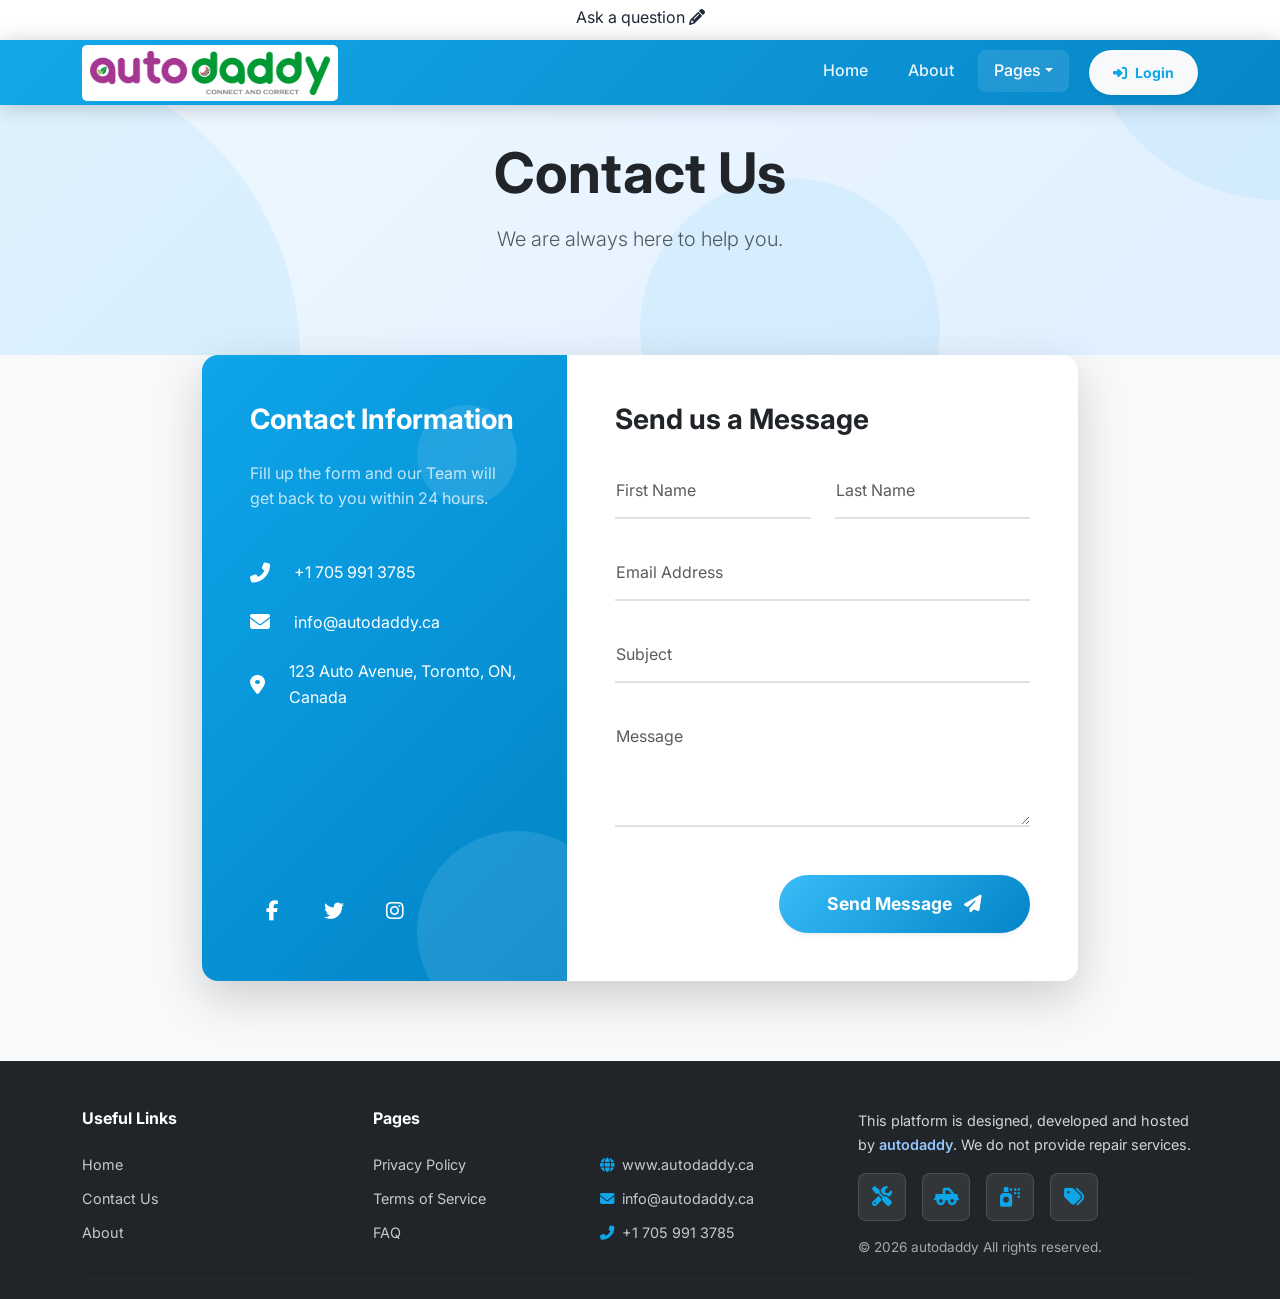
<file: contact-us.html>
<!DOCTYPE html>
<html lang="en">
<head>
    <meta charset="UTF-8">
    <meta name="viewport" content="width=device-width, initial-scale=1.0">
    <title>Contact Us - Autodaddy</title>
    <!-- Bootstrap 5.3 CSS -->
    <link href="https://cdn.jsdelivr.net/npm/bootstrap@5.3.2/dist/css/bootstrap.min.css" rel="stylesheet">
    <!-- Font Awesome 6 -->
    <link rel="stylesheet" href="https://cdnjs.cloudflare.com/ajax/libs/font-awesome/6.5.1/css/all.min.css">
    <!-- Google Fonts -->
    <link href="https://fonts.googleapis.com/css2?family=Inter:wght@300;400;500;600;700;800&display=swap" rel="stylesheet">
    <!-- AOS Animation -->
    <link href="https://unpkg.com/aos@2.3.1/dist/aos.css" rel="stylesheet">
    <!-- Custom CSS -->
    <link rel="stylesheet" href="css/style.css?v=1.5">
</head>
<body class="bg-light d-flex flex-column min-vh-100">
    <div class="maintagline"><span id="HomeLine">Ask a question - Oil change Service due on... find best Tire deals...Tow service or Car detailing etc. “A.I - that helps itself</span><i class="fas fa-pencil-alt"></i></div>
    <!-- Navigation -->
    <nav class="navbar navbar-expand-lg navbar-dark fixed-top custom-fixed-top scrolled" id="mainNav" style="background: linear-gradient(135deg, rgba(14, 165, 233, 0.98) 0%, rgba(2, 132, 199, 0.98) 100%);">
        <div class="container">
            <a class="navbar-brand d-flex align-items-center" href="index.html">
                <img src="autodaddy-logo.png" alt="GIS Portal" style="max-width: 240px;">
            </a>
            <button class="navbar-toggler" type="button" data-bs-toggle="collapse" data-bs-target="#navbarNav">
                <span class="navbar-toggler-icon"></span>
            </button>
            <div class="collapse navbar-collapse" id="navbarNav">
                <ul class="navbar-nav ms-auto">
                    <li class="nav-item"><a class="nav-link" href="index.html#home">Home</a></li>
                    <li class="nav-item"><a class="nav-link" href="index.html#about">About</a></li>
                    <li class="nav-item dropdown">
                        <a class="nav-link dropdown-toggle active" href="#" id="pagesDropdown" role="button" data-bs-toggle="dropdown" aria-expanded="false">Pages</a>
                        <ul class="dropdown-menu dropdown-menu-end shadow-sm border-0" aria-labelledby="pagesDropdown" style="border-radius: 12px; margin-top: 10px;">
                            <li><a class="dropdown-item py-2" href="privacy-policy.html"><i class="fas fa-shield-alt text-sky w-20px me-2 text-center"></i>Privacy Policy</a></li>
                            <li><a class="dropdown-item py-2" href="terms-of-use.html"><i class="fas fa-file-contract text-sky w-20px me-2 text-center"></i>Terms of Use</a></li>
                            <li><a class="dropdown-item py-2" href="faq.html"><i class="fas fa-question-circle text-sky w-20px me-2 text-center"></i>FAQ</a></li>
                            <li><a class="dropdown-item py-2 active" href="contact-us.html"><i class="fas fa-envelope text-sky w-20px me-2 text-center"></i>Contact Us</a></li>
                        </ul>
                    </li>
                    <li class="nav-item ms-3">
                        <a class="btn btn-light text-sky fw-bold btn-sm px-4 rounded-pill shadow-sm" href="https://admin.autodaddy.ca">
                            <i class="fas fa-sign-in-alt me-2"></i>Login
                        </a>
                    </li>
                </ul>
            </div>
        </div>
    </nav>

    <!-- Professional Hero Banner -->
    <section class="inner-hero-section" style="background: linear-gradient(135deg, #f0f8ff 0%, #e0f0ff 100%); padding: 140px 0 100px 0;">
        <div class="hero-bg-animation">
            <div class="circle-1" style="background: rgba(14, 165, 233, 0.15);"></div>
            <div class="circle-2" style="background: rgba(14, 165, 233, 0.15);"></div>
            <div class="circle-3" style="background: rgba(14, 165, 233, 0.15);"></div>
        </div>
        <div class="container position-relative z-index-1 text-center">
            <h1 class="display-4 fw-bold text-dark mb-3">Contact Us</h1>
            <p class="lead text-muted mb-0">We are always here to help you.</p>
        </div>
    </section>

    <main class="container flex-grow-1" style="max-width: 900px; padding-bottom: 80px;">
        <div class="card border-0 shadow-lg overflow-hidden rounded-4 mt-n5" style="z-index: 10; position: relative;">
            <div class="row g-0 position-relative">
                <!-- Contact Info Side -->
                <div class="col-md-5 text-white p-5 d-flex flex-column justify-content-between position-relative overflow-hidden" style="background: linear-gradient(135deg, rgba(14, 165, 233, 1) 0%, rgba(2, 132, 199, 1) 100%);">
                    <div class="position-relative z-index-1">
                        <h3 class="fw-bold mb-4 text-white">Contact Information</h3>
                        <p class="mb-5 opacity-75 text-white">Fill up the form and our Team will get back to you within 24 hours.</p>
                        
                        <div class="d-flex align-items-center mb-4">
                            <i class="fas fa-phone-alt fs-5 me-4"></i>
                            <span class="fs-6">+1 705 991 3785</span>
                        </div>
                        <div class="d-flex align-items-center mb-4">
                            <i class="fas fa-envelope fs-5 me-4"></i>
                            <span class="fs-6">info@autodaddy.ca</span>
                        </div>
                        <div class="d-flex align-items-center mb-5">
                            <i class="fas fa-map-marker-alt fs-5 me-4"></i>
                            <span class="fs-6">123 Auto Avenue, Toronto, ON, Canada</span>
                        </div>
                    </div>
                    
                    <div class="d-flex gap-3 mt-4 position-relative z-index-1">
                        <a href="#" class="btn btn-outline-light rounded-circle d-flex align-items-center justify-content-center p-0 border-2 text-white" style="width: 45px; height: 45px;"><i class="fab fa-facebook-f fs-5"></i></a>
                        <a href="#" class="btn btn-outline-light rounded-circle d-flex align-items-center justify-content-center p-0 border-2 text-white" style="width: 45px; height: 45px;"><i class="fab fa-twitter fs-5"></i></a>
                        <a href="#" class="btn btn-outline-light rounded-circle d-flex align-items-center justify-content-center p-0 border-2 text-white" style="width: 45px; height: 45px;"><i class="fab fa-instagram fs-5"></i></a>
                    </div>
                    
                    <!-- Decorative Circles -->
                    <div class="position-absolute" style="bottom: -50px; right: -50px; width: 200px; height: 200px; background: rgba(255,255,255,0.1); border-radius: 50%;"></div>
                    <div class="position-absolute" style="top: 50px; right: 50px; width: 100px; height: 100px; background: rgba(255,255,255,0.1); border-radius: 50%;"></div>
                </div>
                
                <!-- Form Side -->
                <div class="col-md-7 bg-white p-5">
                    <h3 class="fw-bold text-dark mb-4">Send us a Message</h3>

                    <!-- Success / error banner — hidden until a submit attempt happens -->
                    <div id="contactFormAlert" class="alert d-none" role="alert"></div>

                    <form id="contactForm" novalidate>
                        <div class="row g-4">
                            <div class="col-md-6">
                                <div class="form-floating">
                                    <input type="text" class="form-control border-0 border-bottom border-2 rounded-0 px-0 shadow-none bg-transparent" id="fName" name="firstName" placeholder="First Name" required>
                                    <label for="fName" class="px-0 text-muted">First Name</label>
                                </div>
                            </div>
                            <div class="col-md-6">
                                <div class="form-floating">
                                    <input type="text" class="form-control border-0 border-bottom border-2 rounded-0 px-0 shadow-none bg-transparent" id="lName" name="lastName" placeholder="Last Name">
                                    <label for="lName" class="px-0 text-muted">Last Name</label>
                                </div>
                            </div>
                            <div class="col-12">
                                <div class="form-floating">
                                    <input type="email" class="form-control border-0 border-bottom border-2 rounded-0 px-0 shadow-none bg-transparent" id="email" name="email" placeholder="Email Address" required>
                                    <label for="email" class="px-0 text-muted">Email Address</label>
                                </div>
                            </div>
                            <div class="col-12">
                                <div class="form-floating">
                                    <input type="text" class="form-control border-0 border-bottom border-2 rounded-0 px-0 shadow-none bg-transparent" id="subject" name="subject" placeholder="Subject">
                                    <label for="subject" class="px-0 text-muted">Subject</label>
                                </div>
                            </div>
                            <div class="col-12">
                                <div class="form-floating">
                                    <textarea class="form-control border-0 border-bottom border-2 rounded-0 px-0 shadow-none bg-transparent" id="message" name="message" placeholder="Message" style="height: 120px" required></textarea>
                                    <label for="message" class="px-0 text-muted">Message</label>
                                </div>
                            </div>
                            <div class="col-12 mt-5 text-end">
                                <button type="submit" id="contactFormSubmit" class="btn btn-primary btn-lg px-5 py-3 rounded-pill fw-bold shadow-sm">
                                    <span id="contactFormSubmitText">Send Message <i class="fas fa-paper-plane ms-2"></i></span>
                                </button>
                            </div>
                        </div>
                    </form>
                </div>
            </div>
        </div>
    </main>

    <!-- Footer -->
    <footer class="footer bg-dark text-white pt-5 pb-3 mt-auto">
        <div class="container">
            <div class="row g-4 g-lg-5">
                <!-- Useful Links -->
                <div class="col-lg-3">
                    <h5 class="footer-title mb-4">Useful Links</h5>
                    <ul class="footer-list">
                        <li><a href="index.html#home">Home</a></li>
                        <li><a href="contact-us.html">Contact Us</a></li>
                        <li><a href="index.html#about">About</a></li>
                    </ul>
                </div>
                <!-- Features -->
                <div class="col-lg-5">
                    <h5 class="footer-title mb-4">Pages</h5>
                    <div class="row g-3">
                        <div class="col-6">
                            <ul class="footer-list">
                                <li><a href="privacy-policy.html">Privacy Policy</a></li>
                                <li><a href="terms-of-use.html">Terms of Service</a></li>
                                <li><a href="faq.html">FAQ</a></li>
                            </ul>
                        </div>
                        <div class="col-6">
                            <ul class="footer-list">
                                <li><a href="index.html#features"><i class="fas fa-globe me-2 text-sky"></i>www.autodaddy.ca</a></li>
                                <li><a href="index.html#features"><i class="fas fa-envelope me-2 text-sky"></i>info@autodaddy.ca</a></li>
                                <li><a href="index.html#features"><i class="fas fa-phone-alt me-2 text-sky"></i>+1 705 991 3785</a></li>
                            </ul>
                        </div>
                    </div>
                </div>
                <!-- Content -->
                <div class="col-lg-4">
                    <p class="footer-content mb-3">This platform is designed, developed and hosted by <a href="https://admin.autodaddy.ca/admin" class="footer-link">autodaddy</a>. We do not provide repair services.</p>
                    <div class="footer-icons d-flex flex-wrap gap-3 align-items-center mb-3">
                        <div class="footer-icon-box" title="Repairs"><i class="fas fa-tools text-sky"></i></div>
                        <div class="footer-icon-box" title="Towing"><i class="fas fa-truck-pickup text-sky"></i></div>
                        <div class="footer-icon-box" title="Detailing"><i class="fas fa-spray-can text-sky"></i></div>
                        <div class="footer-icon-box" title="Deals"><i class="fas fa-tags text-sky"></i></div>
                    </div>
                    <p class="footer-copy mb-3">&copy; 2026 autodaddy All rights reserved.</p>
                </div>
            </div>
            <hr class="footer-hr my-1">
        </div>
    </footer>

    <!-- Bootstrap 5 JS -->
    <script src="https://cdn.jsdelivr.net/npm/bootstrap@5.3.2/dist/js/bootstrap.bundle.min.js"></script>
    <script>
        // Typing Animation
        function autoType(Id) {
            const typingElement = document.getElementById(Id);
            if (!typingElement) return;
            const text = typingElement.innerText;
            typingElement.textContent = '';
            let index = 0;
            let isDeleting = false;
            function type() {
                if (isDeleting) {
                    if (index >= 0) {
                        typingElement.textContent = text.substring(0, index);
                        index--;
                        setTimeout(type, 50);
                    } else {
                        isDeleting = false;
                        setTimeout(type, 500);
                    }
                } else {
                    if (index < text.length) {
                        typingElement.textContent += text.charAt(index);
                        index++;
                        setTimeout(type, 100);
                    } else {
                        isDeleting = true;
                        setTimeout(type, 2000);
                    }
                }
            }
            type();
        }
        autoType('HomeLine');
    </script>

    <!-- Contact form -> backend API (POST /api/public/contact) -->
    <script>
        // TODO: point this at your deployed backend's origin (no trailing slash).
        // e.g. "https://api.autodaddy.ca" — same server the Admin app talks to.
        const CONTACT_API_BASE = "https://app.autodaddy.ca";

        (function () {
            const form = document.getElementById("contactForm");
            const alertBox = document.getElementById("contactFormAlert");
            const submitBtn = document.getElementById("contactFormSubmit");
            const submitText = document.getElementById("contactFormSubmitText");
            if (!form) return;

            function showAlert(type, message) {
                alertBox.className = `alert alert-${type}`;
                alertBox.textContent = message;
                alertBox.classList.remove("d-none");
                alertBox.scrollIntoView({ behavior: "smooth", block: "nearest" });
            }

            function setSubmitting(isSubmitting) {
                submitBtn.disabled = isSubmitting;
                submitText.innerHTML = isSubmitting
                    ? 'Sending... <i class="fas fa-spinner fa-spin ms-2"></i>'
                    : 'Send Message <i class="fas fa-paper-plane ms-2"></i>';
            }

            form.addEventListener("submit", async function (e) {
                e.preventDefault();
                alertBox.classList.add("d-none");

                const payload = {
                    firstName: form.firstName.value.trim(),
                    lastName: form.lastName.value.trim(),
                    email: form.email.value.trim(),
                    subject: form.subject.value.trim(),
                    message: form.message.value.trim(),
                };

                if (!payload.firstName || !payload.email || !payload.message) {
                    showAlert("danger", "Please fill in your first name, email, and message.");
                    return;
                }

                setSubmitting(true);
                try {
                    const res = await fetch(`${CONTACT_API_BASE}/api/public/contact`, {
                        method: "POST",
                        headers: { "Content-Type": "application/json" },
                        body: JSON.stringify(payload),
                    });
                    const data = await res.json().catch(() => ({}));

                    if (!res.ok || !data.success) {
                        throw new Error(data.message || "Something went wrong. Please try again.");
                    }

                    showAlert("success", data.message || "Thanks for reaching out — our team will get back to you within 24 hours.");
                    form.reset();
                } catch (err) {
                    showAlert("danger", err.message || "Something went wrong. Please try again.");
                } finally {
                    setSubmitting(false);
                }
            });
        })();
    </script>
</body>
</html>
</file>
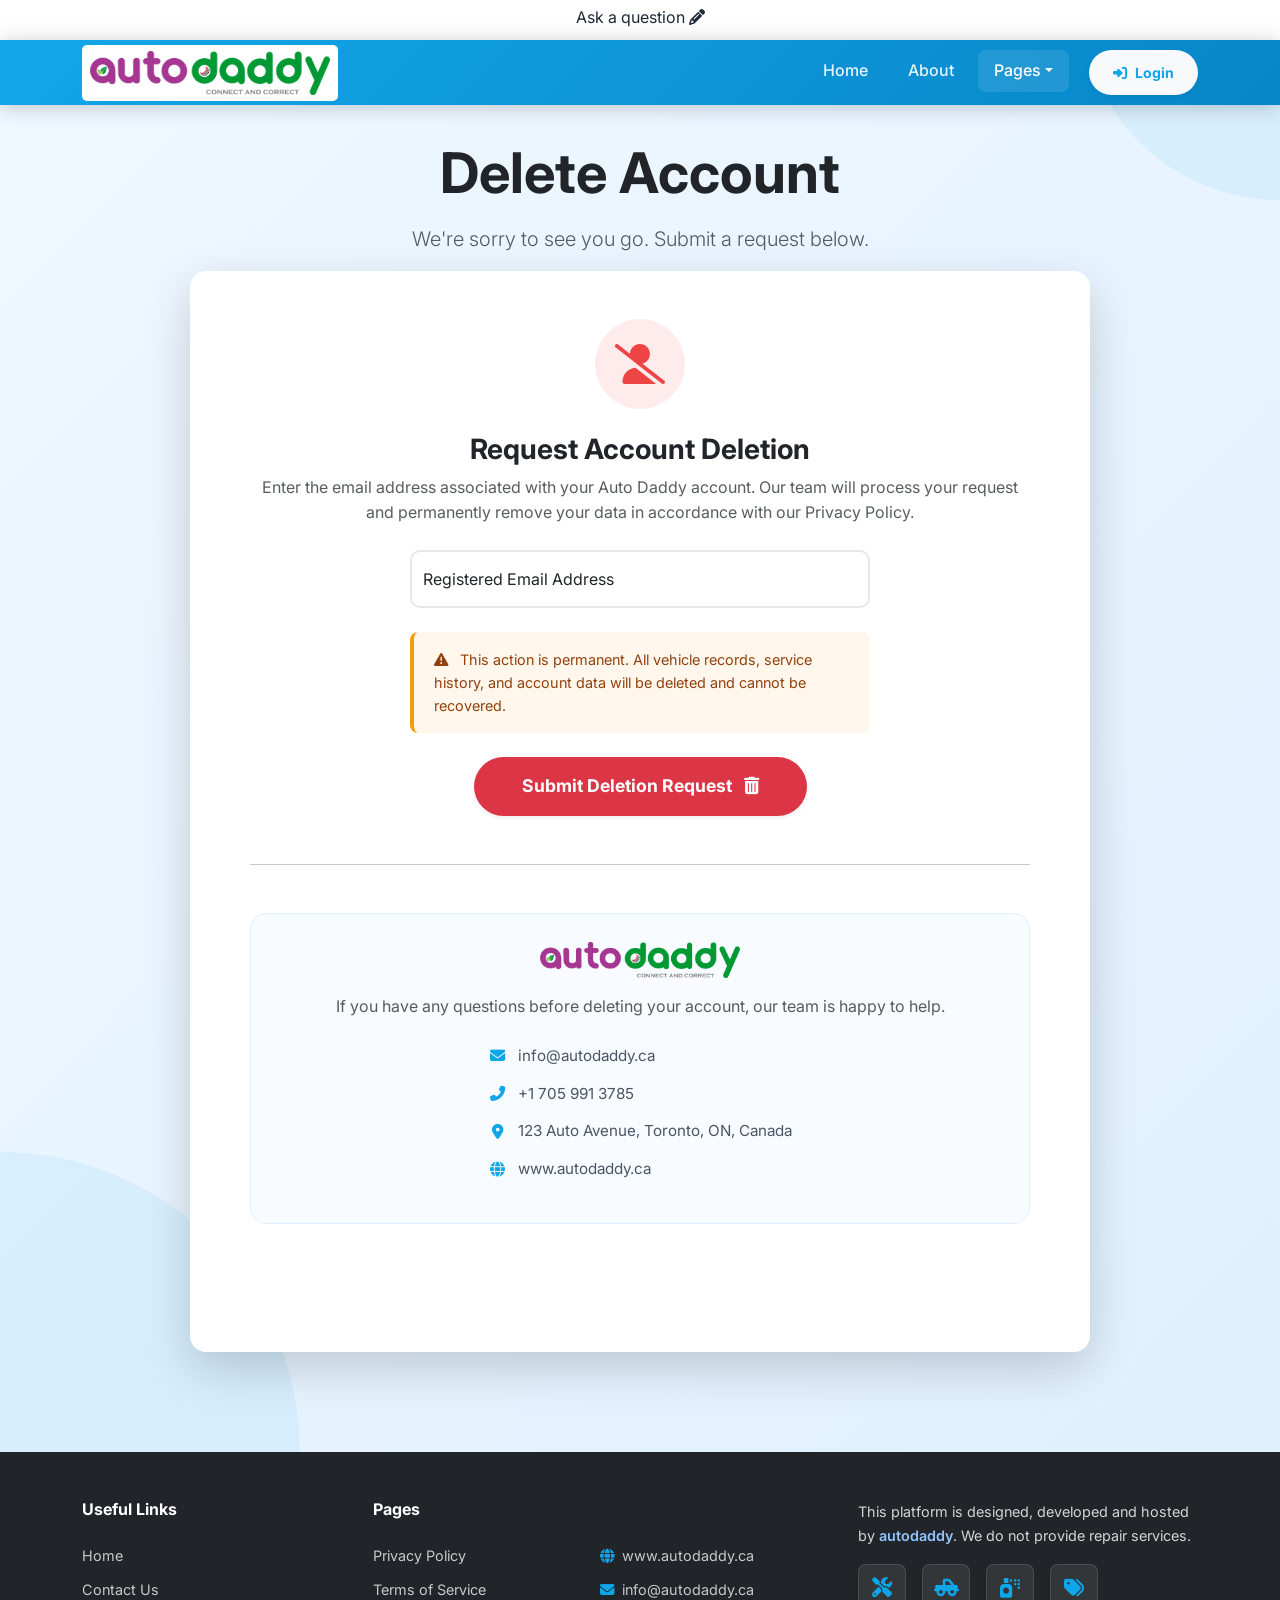
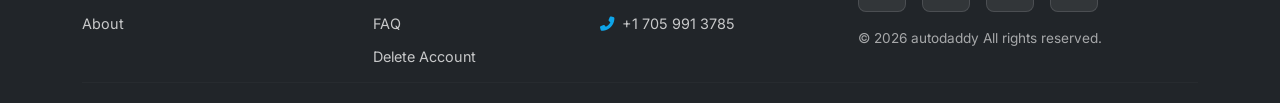
<file: delete-account.html>
<!DOCTYPE html>
<html lang="en">
<head>
    <meta charset="UTF-8">
    <meta name="viewport" content="width=device-width, initial-scale=1.0">
    <title>Delete Account - Autodaddy</title>
    <!-- Bootstrap 5.3 CSS -->
    <link href="https://cdn.jsdelivr.net/npm/bootstrap@5.3.2/dist/css/bootstrap.min.css" rel="stylesheet">
    <!-- Font Awesome 6 -->
    <link rel="stylesheet" href="https://cdnjs.cloudflare.com/ajax/libs/font-awesome/6.5.1/css/all.min.css">
    <!-- Google Fonts -->
    <link href="https://fonts.googleapis.com/css2?family=Inter:wght@300;400;500;600;700;800&display=swap" rel="stylesheet">
    <!-- AOS Animation -->
    <link href="https://unpkg.com/aos@2.3.1/dist/aos.css" rel="stylesheet">
    <!-- Custom CSS -->
    <link rel="stylesheet" href="css/style.css?v=1.5">
    <style>
        .delete-icon-circle {
            width: 90px;
            height: 90px;
            border-radius: 50%;
            background: rgba(239, 68, 68, 0.1);
            display: flex;
            align-items: center;
            justify-content: center;
            margin: 0 auto 1.5rem auto;
        }
        .delete-icon-circle i {
            font-size: 2.5rem;
            color: #ef4444;
        }
        .company-info-box {
            background: #f8fbff;
            border: 1px solid #e0f0ff;
            border-radius: 16px;
            padding: 1.75rem;
        }
        .company-info-box img {
            max-width: 200px;
        }
        .company-info-list li {
            display: flex;
            align-items: center;
            gap: 0.75rem;
            margin-bottom: 0.85rem;
            color: #4b5563;
            font-size: 0.95rem;
        }
        .company-info-list i {
            color: var(--primary-color, #0ea5e9);
            width: 18px;
            text-align: center;
        }
        /* Fake toast */
        #deleteToastContainer {
            position: fixed;
            top: 20px;
            right: 20px;
            z-index: 2000;
        }
        .warning-note {
            background: rgba(245, 158, 11, 0.08);
            border-left: 4px solid #f59e0b;
            border-radius: 8px;
            padding: 1rem 1.25rem;
            font-size: 0.9rem;
            color: #92400e;
        }
    </style>
</head>
<body class="bg-light d-flex flex-column min-vh-100">
    <div class="maintagline"><span id="HomeLine">Ask a question - Oil change Service due on... find best Tire deals...Tow service or Car detailing etc. “A.I - that helps itself</span><i class="fas fa-pencil-alt"></i></div>
    <!-- Navigation -->
    <nav class="navbar navbar-expand-lg navbar-dark fixed-top custom-fixed-top scrolled" id="mainNav" style="background: linear-gradient(135deg, rgba(14, 165, 233, 0.98) 0%, rgba(2, 132, 199, 0.98) 100%);">
        <div class="container">
            <a class="navbar-brand d-flex align-items-center" href="index.html">
                <img src="autodaddy-logo.png" alt="GIS Portal" style="max-width: 240px;">
            </a>
            <button class="navbar-toggler" type="button" data-bs-toggle="collapse" data-bs-target="#navbarNav">
                <span class="navbar-toggler-icon"></span>
            </button>
            <div class="collapse navbar-collapse" id="navbarNav">
                <ul class="navbar-nav ms-auto">
                    <li class="nav-item"><a class="nav-link" href="index.html#home">Home</a></li>
                    <li class="nav-item"><a class="nav-link" href="index.html#about">About</a></li>
                    <li class="nav-item dropdown">
                        <a class="nav-link dropdown-toggle active" href="#" id="pagesDropdown" role="button" data-bs-toggle="dropdown" aria-expanded="false">Pages</a>
                        <ul class="dropdown-menu dropdown-menu-end shadow-sm border-0" aria-labelledby="pagesDropdown" style="border-radius: 12px; margin-top: 10px;">
                            <li><a class="dropdown-item py-2" href="privacy-policy.html"><i class="fas fa-shield-alt text-sky w-20px me-2 text-center"></i>Privacy Policy</a></li>
                            <li><a class="dropdown-item py-2" href="terms-of-use.html"><i class="fas fa-file-contract text-sky w-20px me-2 text-center"></i>Terms of Use</a></li>
                            <li><a class="dropdown-item py-2" href="faq.html"><i class="fas fa-question-circle text-sky w-20px me-2 text-center"></i>FAQ</a></li>
                            <li><a class="dropdown-item py-2" href="contact-us.html"><i class="fas fa-envelope text-sky w-20px me-2 text-center"></i>Contact Us</a></li>
                            <li><hr class="dropdown-divider"></li>
                            <li><a class="dropdown-item py-2 active" href="delete-account.html"><i class="fas fa-user-slash text-sky w-20px me-2 text-center"></i>Delete Account</a></li>
                        </ul>
                    </li>
                    <li class="nav-item ms-3">
                        <a class="btn btn-light text-sky fw-bold btn-sm px-4 rounded-pill shadow-sm" href="https://admin.autodaddy.ca">
                            <i class="fas fa-sign-in-alt me-2"></i>Login
                        </a>
                    </li>
                </ul>
            </div>
        </div>
    </nav>

    <!-- Professional Hero Banner -->
    <section class="inner-hero-section" style="background: linear-gradient(135deg, #f0f8ff 0%, #e0f0ff 100%); padding: 140px 0 100px 0;">
        <div class="hero-bg-animation">
            <div class="circle-1" style="background: rgba(14, 165, 233, 0.15);"></div>
            <div class="circle-2" style="background: rgba(14, 165, 233, 0.15);"></div>
            <div class="circle-3" style="background: rgba(14, 165, 233, 0.15);"></div>
        </div>
        <div class="container position-relative z-index-1 text-center">
            <h1 class="display-4 fw-bold text-dark mb-3">Delete Account</h1>
            <p class="lead text-muted mb-10">We're sorry to see you go. Submit a request below.</p>
        </div>
        <div class="card border-0 shadow-lg overflow-hidden rounded-4 mt-n5 container flex-grow-1" style="z-index: 10; position: relative; max-width: 900px; padding-bottom: 80px;">
  
            <div class="p-5">
                <div class="text-center">
                    <div class="delete-icon-circle">
                        <i class="fas fa-user-slash"></i>
                    </div>
                    <h3 class="fw-bold text-dark mb-2">Request Account Deletion</h3>
                    <p class="text-muted mb-4">Enter the email address associated with your Auto Daddy account. Our team will process your request and permanently remove your data in accordance with our Privacy Policy.</p>
                </div>

                <form id="deleteAccountForm" class="mx-auto" style="max-width: 460px;" novalidate>
                    <div class="form-floating mb-4">
                        <input type="email" class="form-control" id="deleteEmail" placeholder="name@example.com" required>
                        <label for="deleteEmail">Registered Email Address</label>
                        <div class="invalid-feedback">Please enter a valid email address.</div>
                    </div>

                    <div class="warning-note mb-4">
                        <i class="fas fa-exclamation-triangle me-2"></i>
                        This action is permanent. All vehicle records, service history, and account data will be deleted and cannot be recovered.
                    </div>

                    <div class="text-center">
                        <button type="submit" class="btn btn-danger btn-lg px-5 py-3 rounded-pill fw-bold shadow-sm">
                            Submit Deletion Request <i class="fas fa-trash-alt ms-2"></i>
                        </button>
                    </div>
                </form>

                <hr class="my-5">

                <!-- Company Info -->
                <div class="company-info-box text-center">
                    <img src="autodaddy-logo.png" alt="Auto Daddy Logo" class="mb-3">
                    <p class="text-muted mb-4">If you have any questions before deleting your account, our team is happy to help.</p>
                    <ul class="list-unstyled company-info-list d-inline-block text-start mb-0">
                        <li><i class="fas fa-envelope"></i> info@autodaddy.ca</li>
                        <li><i class="fas fa-phone-alt"></i> +1 705 991 3785</li>
                        <li><i class="fas fa-map-marker-alt"></i> 123 Auto Avenue, Toronto, ON, Canada</li>
                        <li><i class="fas fa-globe"></i> www.autodaddy.ca</li>
                    </ul>
                </div>
            </div>
        </div>
    </section>



    <!-- Fake Toast -->
    <div id="deleteToastContainer">
        <div id="deleteToast" class="toast align-items-center text-white bg-success border-0 shadow-lg" role="alert" aria-live="assertive" aria-atomic="true">
            <div class="d-flex">
                <div class="toast-body">
                    <i class="fas fa-check-circle me-2"></i>
                    Your deletion request has been submitted successfully.
                </div>
                <button type="button" class="btn-close btn-close-white me-2 m-auto" data-bs-dismiss="toast" aria-label="Close"></button>
            </div>
        </div>
    </div>

    <!-- Footer -->
    <footer class="footer bg-dark text-white pt-5 pb-3 mt-auto">
        <div class="container">
            <div class="row g-4 g-lg-5">
                <!-- Useful Links -->
                <div class="col-lg-3">
                    <h5 class="footer-title mb-4">Useful Links</h5>
                    <ul class="footer-list">
                        <li><a href="index.html#home">Home</a></li>
                        <li><a href="contact-us.html">Contact Us</a></li>
                        <li><a href="index.html#about">About</a></li>
                    </ul>
                </div>
                <!-- Features -->
                <div class="col-lg-5">
                    <h5 class="footer-title mb-4">Pages</h5>
                    <div class="row g-3">
                        <div class="col-6">
                            <ul class="footer-list">
                                <li><a href="privacy-policy.html">Privacy Policy</a></li>
                                <li><a href="terms-of-use.html">Terms of Service</a></li>
                                <li><a href="faq.html">FAQ</a></li>
                                <li><a href="delete-account.html">Delete Account</a></li>
                            </ul>
                        </div>
                        <div class="col-6">
                            <ul class="footer-list">
                                <li><a href="index.html#features"><i class="fas fa-globe me-2 text-sky"></i>www.autodaddy.ca</a></li>
                                <li><a href="index.html#features"><i class="fas fa-envelope me-2 text-sky"></i>info@autodaddy.ca</a></li>
                                <li><a href="index.html#features"><i class="fas fa-phone-alt me-2 text-sky"></i>+1 705 991 3785</a></li>
                            </ul>
                        </div>
                    </div>
                </div>
                <!-- Content -->
                <div class="col-lg-4">
                    <p class="footer-content mb-3">This platform is designed, developed and hosted by <a href="https://admin.autodaddy.ca/admin" class="footer-link">autodaddy</a>. We do not provide repair services.</p>
                    <div class="footer-icons d-flex flex-wrap gap-3 align-items-center mb-3">
                        <div class="footer-icon-box" title="Repairs"><i class="fas fa-tools text-sky"></i></div>
                        <div class="footer-icon-box" title="Towing"><i class="fas fa-truck-pickup text-sky"></i></div>
                        <div class="footer-icon-box" title="Detailing"><i class="fas fa-spray-can text-sky"></i></div>
                        <div class="footer-icon-box" title="Deals"><i class="fas fa-tags text-sky"></i></div>
                    </div>
                    <p class="footer-copy mb-3">&copy; 2026 autodaddy All rights reserved.</p>
                </div>
            </div>
            <hr class="footer-hr my-1">
        </div>
    </footer>

    <!-- Bootstrap 5 JS -->
    <script src="https://cdn.jsdelivr.net/npm/bootstrap@5.3.2/dist/js/bootstrap.bundle.min.js"></script>
    <script>
        // Typing Animation
        function autoType(Id) {
            const typingElement = document.getElementById(Id);
            if (!typingElement) return;
            const text = typingElement.innerText;
            typingElement.textContent = '';
            let index = 0;
            let isDeleting = false;
            function type() {
                if (isDeleting) {
                    if (index >= 0) {
                        typingElement.textContent = text.substring(0, index);
                        index--;
                        setTimeout(type, 50);
                    } else {
                        isDeleting = false;
                        setTimeout(type, 500);
                    }
                } else {
                    if (index < text.length) {
                        typingElement.textContent += text.charAt(index);
                        index++;
                        setTimeout(type, 100);
                    } else {
                        isDeleting = true;
                        setTimeout(type, 2000);
                    }
                }
            }
            type();
        }
        autoType('HomeLine');

        // Delete account form handling (fake / front-end only)
        const deleteForm = document.getElementById('deleteAccountForm');
        const deleteToastEl = document.getElementById('deleteToast');
        const deleteToast = new bootstrap.Toast(deleteToastEl, { delay: 4000 });

        deleteForm.addEventListener('submit', function (e) {
            e.preventDefault();
            e.stopPropagation();

            const emailInput = document.getElementById('deleteEmail');
            if (!deleteForm.checkValidity()) {
                deleteForm.classList.add('was-validated');
                return;
            }

            // NOTE: This is a placeholder/demo action only.
            // No request is actually sent to any server here.
            console.log('Deletion request (demo only) for:', emailInput.value);

            deleteToast.show();
            deleteForm.reset();
            deleteForm.classList.remove('was-validated');
        });
    </script>
</body>
</html>
</file>
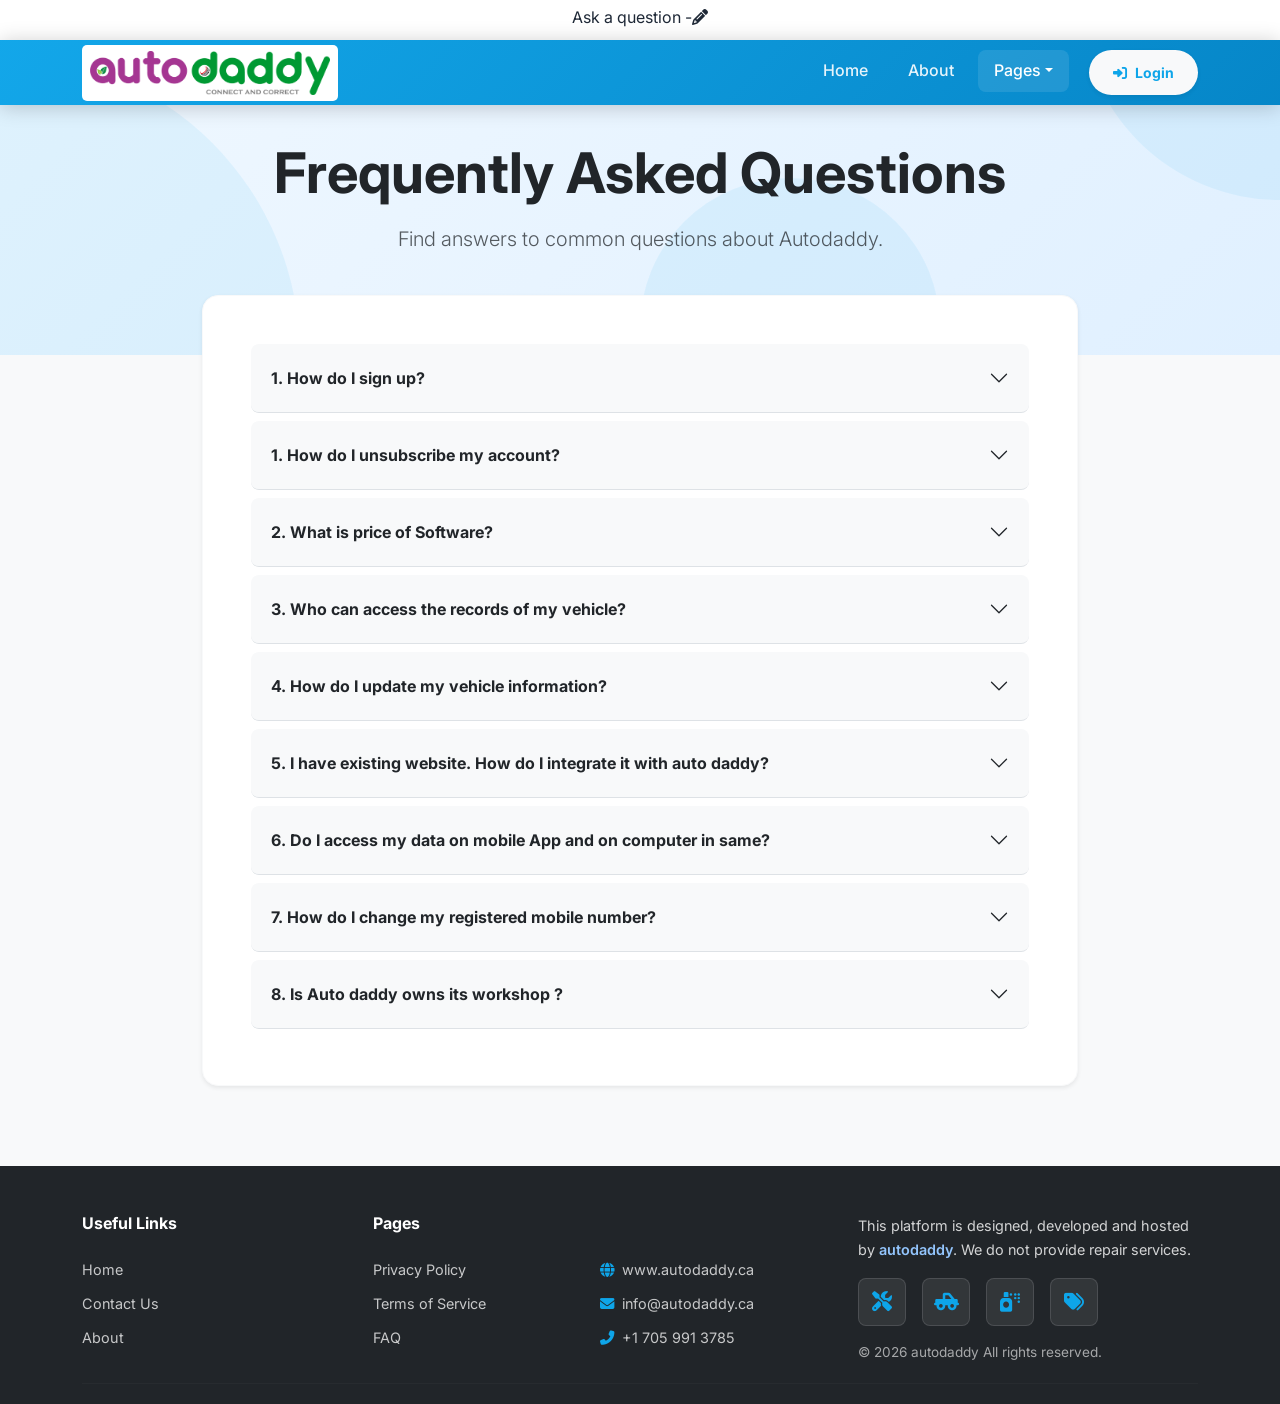
<file: faq.html>
<!DOCTYPE html>
<html lang="en">
<head>
    <meta charset="UTF-8">
    <meta name="viewport" content="width=device-width, initial-scale=1.0">
    <title>FAQs - Autodaddy</title>
    <!-- Bootstrap 5.3 CSS -->
    <link href="https://cdn.jsdelivr.net/npm/bootstrap@5.3.2/dist/css/bootstrap.min.css" rel="stylesheet">
    <!-- Font Awesome 6 -->
    <link rel="stylesheet" href="https://cdnjs.cloudflare.com/ajax/libs/font-awesome/6.5.1/css/all.min.css">
    <!-- Google Fonts -->
    <link href="https://fonts.googleapis.com/css2?family=Inter:wght@300;400;500;600;700;800&display=swap" rel="stylesheet">
    <!-- AOS Animation -->
    <link href="https://unpkg.com/aos@2.3.1/dist/aos.css" rel="stylesheet">
    <!-- Custom CSS -->
    <link rel="stylesheet" href="css/style.css?v=1.5">
</head>
<body class="bg-light d-flex flex-column min-vh-100">
    <div class="maintagline"><span id="HomeLine">Ask a question - Oil change Service due on... find best Tire deals...Tow service or Car detailing etc. “A.I - that helps itself</span><i class="fas fa-pencil-alt"></i></div>
    <!-- Navigation -->
    <nav class="navbar navbar-expand-lg navbar-dark fixed-top custom-fixed-top scrolled" id="mainNav" style="background: linear-gradient(135deg, rgba(14, 165, 233, 0.98) 0%, rgba(2, 132, 199, 0.98) 100%);">
        <div class="container">
            <a class="navbar-brand d-flex align-items-center" href="index.html">
                <img src="autodaddy-logo.png" alt="GIS Portal" style="max-width: 240px;">
            </a>
            <button class="navbar-toggler" type="button" data-bs-toggle="collapse" data-bs-target="#navbarNav">
                <span class="navbar-toggler-icon"></span>
            </button>
            <div class="collapse navbar-collapse" id="navbarNav">
                <ul class="navbar-nav ms-auto">
                    <li class="nav-item"><a class="nav-link" href="index.html#home">Home</a></li>
                    <li class="nav-item"><a class="nav-link" href="index.html#about">About</a></li>
                    <li class="nav-item dropdown">
                        <a class="nav-link dropdown-toggle active" href="#" id="pagesDropdown" role="button" data-bs-toggle="dropdown" aria-expanded="false">Pages</a>
                        <ul class="dropdown-menu dropdown-menu-end shadow-sm border-0" aria-labelledby="pagesDropdown" style="border-radius: 12px; margin-top: 10px;">
                            <li><a class="dropdown-item py-2" href="privacy-policy.html"><i class="fas fa-shield-alt text-sky w-20px me-2 text-center"></i>Privacy Policy</a></li>
                            <li><a class="dropdown-item py-2" href="terms-of-use.html"><i class="fas fa-file-contract text-sky w-20px me-2 text-center"></i>Terms of Use</a></li>
                            <li><a class="dropdown-item py-2 active" href="faq.html"><i class="fas fa-question-circle text-sky w-20px me-2 text-center"></i>FAQ</a></li>
                            <li><a class="dropdown-item py-2" href="contact-us.html"><i class="fas fa-envelope text-sky w-20px me-2 text-center"></i>Contact Us</a></li>
                        </ul>
                    </li>
                    <li class="nav-item ms-3">
                        <a class="btn btn-light text-sky fw-bold btn-sm px-4 rounded-pill shadow-sm" href="https://admin.autodaddy.ca">
                            <i class="fas fa-sign-in-alt me-2"></i>Login
                        </a>
                    </li>
                </ul>
            </div>
        </div>
    </nav>

    <!-- Professional Hero Banner -->
    <section class="inner-hero-section" style="background: linear-gradient(135deg, #f0f8ff 0%, #e0f0ff 100%); padding: 140px 0 100px 0;">
        <div class="hero-bg-animation">
            <div class="circle-1" style="background: rgba(14, 165, 233, 0.15);"></div>
            <div class="circle-2" style="background: rgba(14, 165, 233, 0.15);"></div>
            <div class="circle-3" style="background: rgba(14, 165, 233, 0.15);"></div>
        </div>
        <div class="container position-relative z-index-1 text-center">
            <h1 class="display-4 fw-bold text-dark mb-3">Frequently Asked Questions</h1>
            <p class="lead text-muted mb-0">Find answers to common questions about Autodaddy.</p>
        </div>
    </section>

    <main class="container flex-grow-1" style="max-width: 900px; padding-bottom: 80px;">
        <div class="content-box bg-white p-4 p-md-5 rounded-4 shadow-sm border border-light">
            <div class="accordion accordion-flush custom-accordion overflow-hidden" id="faqAccordion">
                
                <!-- Q1 -->
                <div class="accordion-item border-bottom mb-2 rounded-3" style="background: #f8f9fa;">
                    <h2 class="accordion-header">
                        <button class="accordion-button collapsed fw-bold py-4 bg-transparent border-0" type="button" data-bs-toggle="collapse" data-bs-target="#faq1">
                            1. How do I sign up?
                        </button>
                    </h2>
                    <div id="faq1" class="accordion-collapse collapse" data-bs-parent="#faqAccordion">
                        <div class="accordion-body text-muted pb-4">
                            You can sign up easily by downloading our mobile application or using the login portal on our website. Simply enter your mobile number and follow the registration steps.
                        </div>
                    </div>
                </div>

                <!-- Q2 -->
                <div class="accordion-item border-bottom mb-2 rounded-3" style="background: #f8f9fa;">
                    <h2 class="accordion-header">
                        <button class="accordion-button collapsed fw-bold py-4 bg-transparent border-0" type="button" data-bs-toggle="collapse" data-bs-target="#faq2">
                            1. How do I unsubscribe my account?
                        </button>
                    </h2>
                    <div id="faq2" class="accordion-collapse collapse" data-bs-parent="#faqAccordion">
                        <div class="accordion-body text-muted pb-4">
                            You can delete your account from your profile settings in the app at any time, or send an email request to info@autodaddy.ca for complete data deletion.
                        </div>
                    </div>
                </div>

                <!-- Q3 -->
                <div class="accordion-item border-bottom mb-2 rounded-3" style="background: #f8f9fa;">
                    <h2 class="accordion-header">
                        <button class="accordion-button collapsed fw-bold py-4 bg-transparent border-0" type="button" data-bs-toggle="collapse" data-bs-target="#faq3">
                            2. What is price of Software?
                        </button>
                    </h2>
                    <div id="faq3" class="accordion-collapse collapse" data-bs-parent="#faqAccordion">
                        <div class="accordion-body text-muted pb-4">
                            Our platform is completely free for car owners to use. For mechanic shops and business owners, we charge a subscription fee for the specialized management dashboard and domain services.
                        </div>
                    </div>
                </div>

                <!-- Q4 -->
                <div class="accordion-item border-bottom mb-2 rounded-3" style="background: #f8f9fa;">
                    <h2 class="accordion-header">
                        <button class="accordion-button collapsed fw-bold py-4 bg-transparent border-0" type="button" data-bs-toggle="collapse" data-bs-target="#faq4">
                            3. Who can access the records of my vehicle?
                        </button>
                    </h2>
                    <div id="faq4" class="accordion-collapse collapse" data-bs-parent="#faqAccordion">
                        <div class="accordion-body text-muted pb-4">
                            Your data is strictly private. Only you can view your vehicle service records. Mechanic shops can only access your data when explicitly authorized by you.
                        </div>
                    </div>
                </div>

                <!-- Q5 -->
                <div class="accordion-item border-bottom mb-2 rounded-3" style="background: #f8f9fa;">
                    <h2 class="accordion-header">
                        <button class="accordion-button collapsed fw-bold py-4 bg-transparent border-0" type="button" data-bs-toggle="collapse" data-bs-target="#faq5">
                            4. How do I update my vehicle information?
                        </button>
                    </h2>
                    <div id="faq5" class="accordion-collapse collapse" data-bs-parent="#faqAccordion">
                        <div class="accordion-body text-muted pb-4">
                            You can manage and update your vehicle details, including uploading new service records or changing your VIN and plate information, directly from the 'My Garage' section in the app.
                        </div>
                    </div>
                </div>

                <!-- Q6 -->
                <div class="accordion-item border-bottom mb-2 rounded-3" style="background: #f8f9fa;">
                    <h2 class="accordion-header">
                        <button class="accordion-button collapsed fw-bold py-4 bg-transparent border-0" type="button" data-bs-toggle="collapse" data-bs-target="#faq6">
                            5. I have existing website. How do I integrate it with auto daddy?
                        </button>
                    </h2>
                    <div id="faq6" class="accordion-collapse collapse" data-bs-parent="#faqAccordion">
                        <div class="accordion-body text-muted pb-4">
                            We provide mechanic shops with flexible solutions, including subscription-based websites that can be linked to your custom domain or hosted under Autodaddy.ca. Contact our support team to assist with integration.
                        </div>
                    </div>
                </div>

                <!-- Q7 -->
                <div class="accordion-item border-bottom mb-2 rounded-3" style="background: #f8f9fa;">
                    <h2 class="accordion-header">
                        <button class="accordion-button collapsed fw-bold py-4 bg-transparent border-0" type="button" data-bs-toggle="collapse" data-bs-target="#faq7">
                            6. Do I access my data on mobile App and on computer in same?
                        </button>
                    </h2>
                    <div id="faq7" class="accordion-collapse collapse" data-bs-parent="#faqAccordion">
                        <div class="accordion-body text-muted pb-4">
                            Yes, our cloud-based system ensures that your data is perfectly synchronized. You can log in via your computer's browser or our mobile app and seamlessly access the same up-to-date information.
                        </div>
                    </div>
                </div>

                <!-- Q8 -->
                <div class="accordion-item border-bottom mb-2 rounded-3" style="background: #f8f9fa;">
                    <h2 class="accordion-header">
                        <button class="accordion-button collapsed fw-bold py-4 bg-transparent border-0" type="button" data-bs-toggle="collapse" data-bs-target="#faq8">
                            7. How do I change my registered mobile number?
                        </button>
                    </h2>
                    <div id="faq8" class="accordion-collapse collapse" data-bs-parent="#faqAccordion">
                        <div class="accordion-body text-muted pb-4">
                            You can update your registered mobile number in your account settings. You will be asked to verify the new number with an OTP to ensure security.
                        </div>
                    </div>
                </div>

                <!-- Q9 -->
                <div class="accordion-item border-bottom mb-2 rounded-3" style="background: #f8f9fa;">
                    <h2 class="accordion-header">
                        <button class="accordion-button collapsed fw-bold py-4 bg-transparent border-0" type="button" data-bs-toggle="collapse" data-bs-target="#faq9">
                            8. Is Auto daddy owns its workshop ?
                        </button>
                    </h2>
                    <div id="faq9" class="accordion-collapse collapse" data-bs-parent="#faqAccordion">
                        <div class="accordion-body text-muted pb-4">
                            No, Auto Daddy does not perform vehicle repairs or own any workshops. We are purely a technology platform connecting car owners with independent mechanic shops.
                        </div>
                    </div>
                </div>

            </div>
        </div>
    </main>

    <!-- Footer -->
    <footer class="footer bg-dark text-white pt-5 pb-3 mt-auto">
        <div class="container">
            <div class="row g-4 g-lg-5">
                <!-- Useful Links -->
                <div class="col-lg-3">
                    <h5 class="footer-title mb-4">Useful Links</h5>
                    <ul class="footer-list">
                        <li><a href="index.html#home">Home</a></li>
                        <li><a href="contact-us.html">Contact Us</a></li>
                        <li><a href="index.html#about">About</a></li>
                    </ul>
                </div>
                <!-- Features -->
                <div class="col-lg-5">
                    <h5 class="footer-title mb-4">Pages</h5>
                    <div class="row g-3">
                        <div class="col-6">
                            <ul class="footer-list">
                                <li><a href="privacy-policy.html">Privacy Policy</a></li>
                                <li><a href="terms-of-use.html">Terms of Service</a></li>
                                <li><a href="faq.html">FAQ</a></li>
                            </ul>
                        </div>
                        <div class="col-6">
                            <ul class="footer-list">
                                <li><a href="index.html#features"><i class="fas fa-globe me-2 text-sky"></i>www.autodaddy.ca</a></li>
                                <li><a href="index.html#features"><i class="fas fa-envelope me-2 text-sky"></i>info@autodaddy.ca</a></li>
                                <li><a href="index.html#features"><i class="fas fa-phone-alt me-2 text-sky"></i>+1 705 991 3785</a></li>
                            </ul>
                        </div>
                    </div>
                </div>
                <!-- Content -->
                <div class="col-lg-4">
                    <p class="footer-content mb-3">This platform is designed, developed and hosted by <a href="https://admin.autodaddy.ca/admin" class="footer-link">autodaddy</a>. We do not provide repair services.</p>
                    <div class="footer-icons d-flex flex-wrap gap-3 align-items-center mb-3">
                        <div class="footer-icon-box" title="Repairs"><i class="fas fa-tools text-sky"></i></div>
                        <div class="footer-icon-box" title="Towing"><i class="fas fa-truck-pickup text-sky"></i></div>
                        <div class="footer-icon-box" title="Detailing"><i class="fas fa-spray-can text-sky"></i></div>
                        <div class="footer-icon-box" title="Deals"><i class="fas fa-tags text-sky"></i></div>
                    </div>
                    <p class="footer-copy mb-3">&copy; 2026 autodaddy All rights reserved.</p>
                </div>
            </div>
            <hr class="footer-hr my-1">
        </div>
    </footer>

    <!-- Bootstrap 5 JS -->
    <script src="https://cdn.jsdelivr.net/npm/bootstrap@5.3.2/dist/js/bootstrap.bundle.min.js"></script>
    <script>
        // Typing Animation
        function autoType(Id) {
            const typingElement = document.getElementById(Id);
            if (!typingElement) return;
            const text = typingElement.innerText;
            typingElement.textContent = '';
            let index = 0;
            let isDeleting = false;
            function type() {
                if (isDeleting) {
                    if (index >= 0) {
                        typingElement.textContent = text.substring(0, index);
                        index--;
                        setTimeout(type, 50);
                    } else {
                        isDeleting = false;
                        setTimeout(type, 500);
                    }
                } else {
                    if (index < text.length) {
                        typingElement.textContent += text.charAt(index);
                        index++;
                        setTimeout(type, 100);
                    } else {
                        isDeleting = true;
                        setTimeout(type, 2000);
                    }
                }
            }
            type();
        }
        autoType('HomeLine');
    </script>
</body>
</html>
</file>
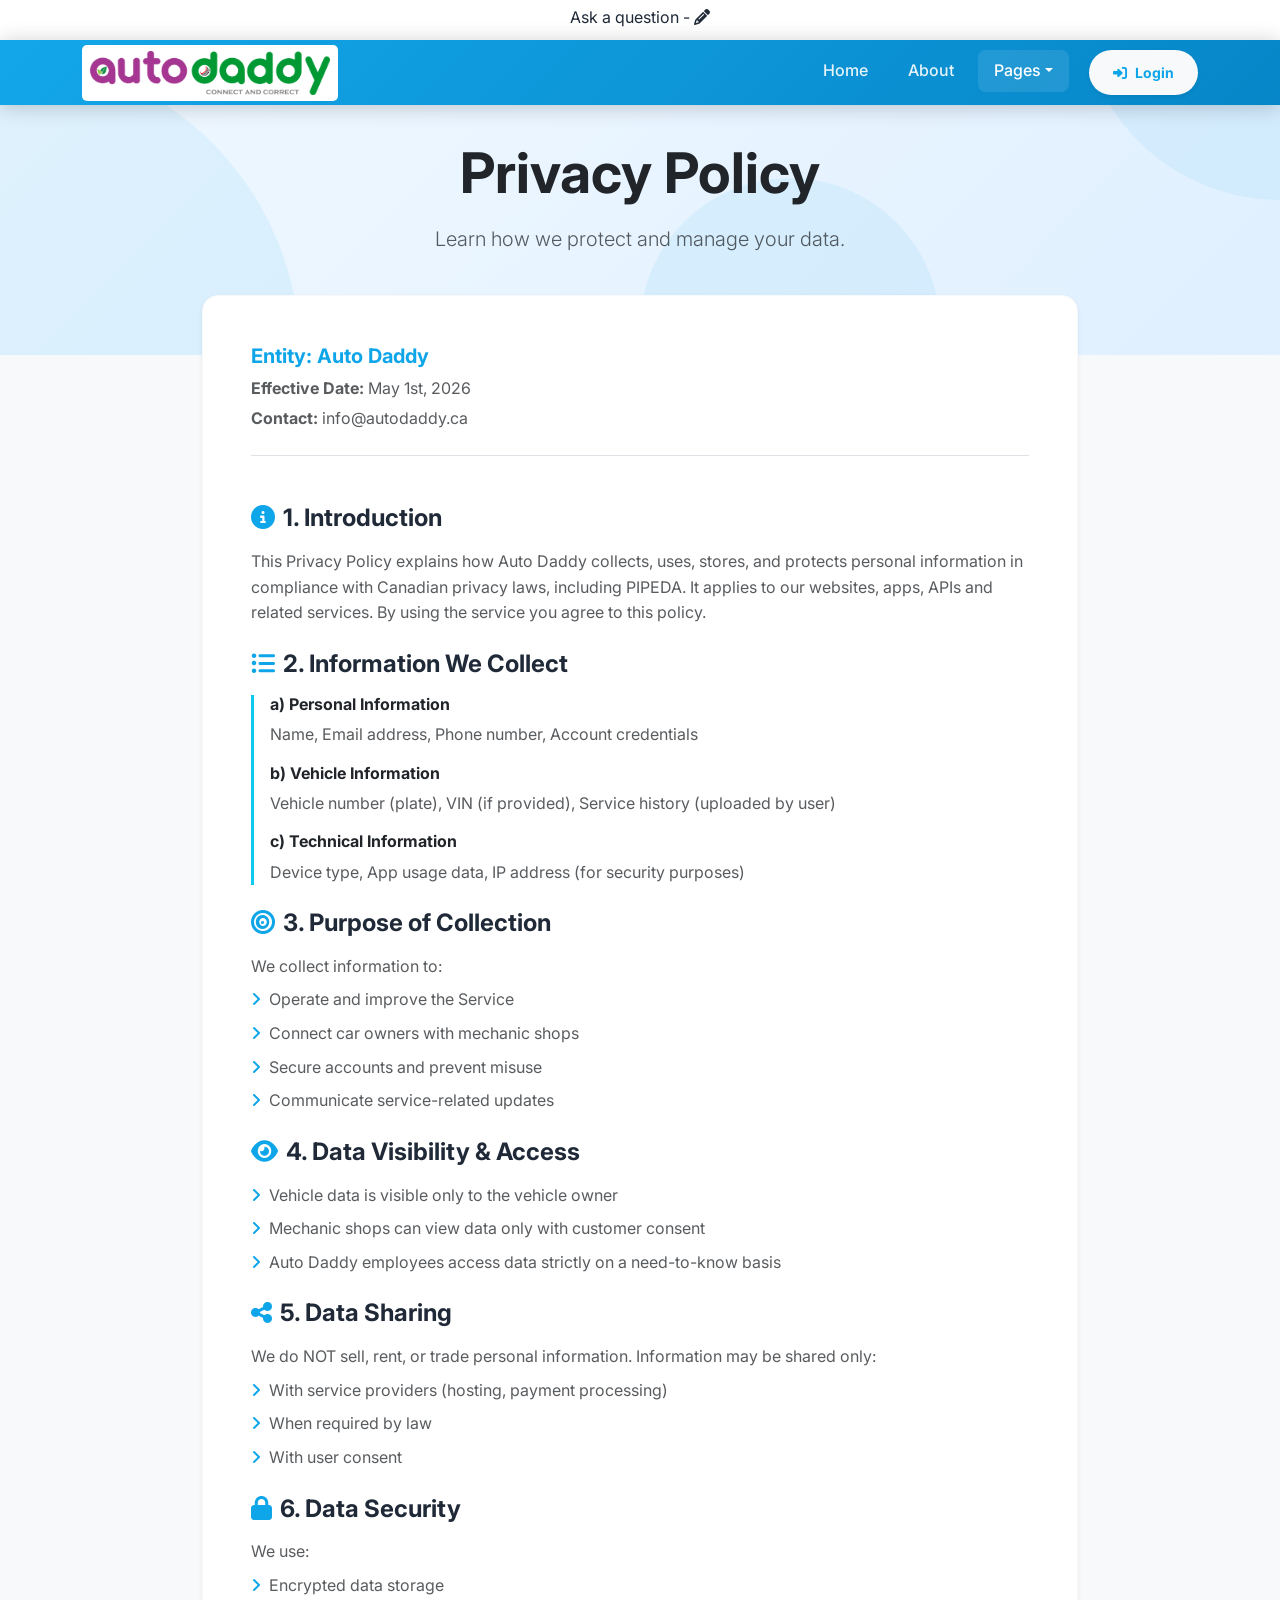
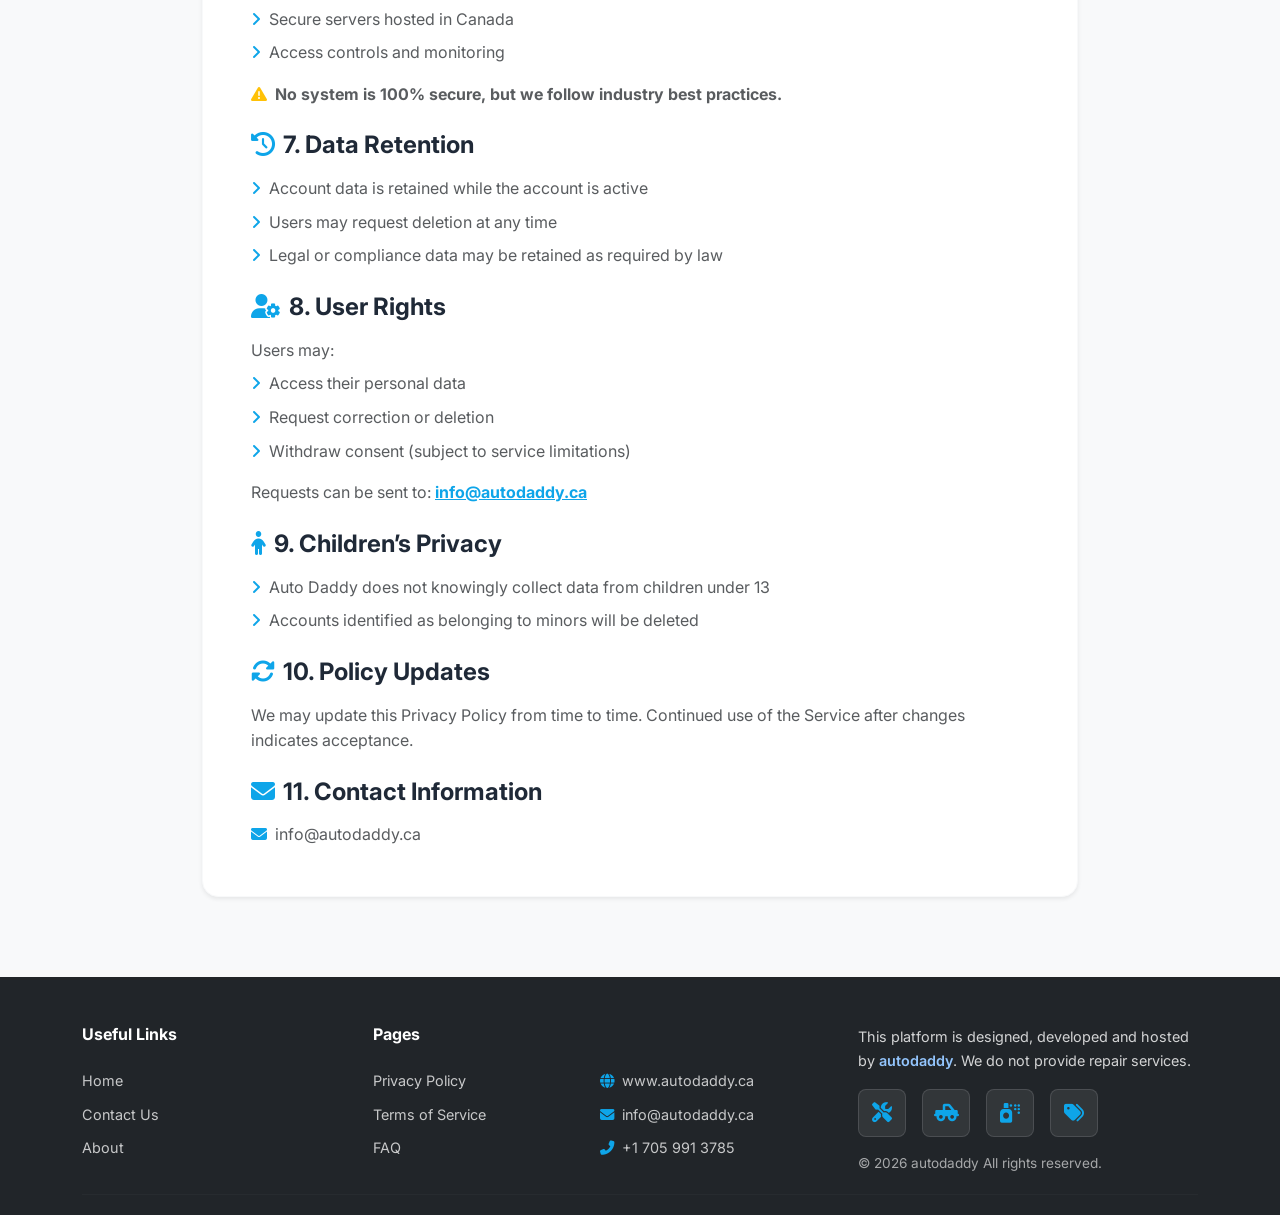
<file: privacy-policy.html>
<!DOCTYPE html>
<html lang="en">
<head>
    <meta charset="UTF-8">
    <meta name="viewport" content="width=device-width, initial-scale=1.0">
    <title>Privacy Policy - Autodaddy</title>
    <!-- Bootstrap 5.3 CSS -->
    <link href="https://cdn.jsdelivr.net/npm/bootstrap@5.3.2/dist/css/bootstrap.min.css" rel="stylesheet">
    <!-- Font Awesome 6 -->
    <link rel="stylesheet" href="https://cdnjs.cloudflare.com/ajax/libs/font-awesome/6.5.1/css/all.min.css">
    <!-- Google Fonts -->
    <link href="https://fonts.googleapis.com/css2?family=Inter:wght@300;400;500;600;700;800&display=swap" rel="stylesheet">
    <!-- AOS Animation -->
    <link href="https://unpkg.com/aos@2.3.1/dist/aos.css" rel="stylesheet">
    <!-- Custom CSS -->
    <link rel="stylesheet" href="css/style.css?v=1.5">
</head>
<body class="bg-light d-flex flex-column min-vh-100">
    <div class="maintagline"><span id="HomeLine">Ask a question - Oil change Service due on... find best Tire deals...Tow service or Car detailing etc. “A.I - that helps itself</span><i class="fas fa-pencil-alt"></i></div>
    <!-- Navigation -->
    <nav class="navbar navbar-expand-lg navbar-dark fixed-top custom-fixed-top scrolled" id="mainNav" style="background: linear-gradient(135deg, rgba(14, 165, 233, 0.98) 0%, rgba(2, 132, 199, 0.98) 100%);">
        <div class="container">
            <a class="navbar-brand d-flex align-items-center" href="index.html">
                <img src="autodaddy-logo.png" alt="GIS Portal" style="max-width: 240px;">
            </a>
            <button class="navbar-toggler" type="button" data-bs-toggle="collapse" data-bs-target="#navbarNav">
                <span class="navbar-toggler-icon"></span>
            </button>
            <div class="collapse navbar-collapse" id="navbarNav">
                <ul class="navbar-nav ms-auto">
                    <li class="nav-item"><a class="nav-link" href="index.html#home">Home</a></li>
                    <li class="nav-item"><a class="nav-link" href="index.html#about">About</a></li>
                    <li class="nav-item dropdown">
                        <a class="nav-link dropdown-toggle active" href="#" id="pagesDropdown" role="button" data-bs-toggle="dropdown" aria-expanded="false">Pages</a>
                        <ul class="dropdown-menu dropdown-menu-end shadow-sm border-0" aria-labelledby="pagesDropdown" style="border-radius: 12px; margin-top: 10px;">
                            <li><a class="dropdown-item py-2 active" href="privacy-policy.html"><i class="fas fa-shield-alt text-sky w-20px me-2 text-center"></i>Privacy Policy</a></li>
                            <li><a class="dropdown-item py-2" href="terms-of-use.html"><i class="fas fa-file-contract text-sky w-20px me-2 text-center"></i>Terms of Use</a></li>
                            <li><a class="dropdown-item py-2" href="faq.html"><i class="fas fa-question-circle text-sky w-20px me-2 text-center"></i>FAQ</a></li>
                            <li><a class="dropdown-item py-2" href="contact-us.html"><i class="fas fa-envelope text-sky w-20px me-2 text-center"></i>Contact Us</a></li>
                        </ul>
                    </li>
                    <li class="nav-item ms-3">
                        <a class="btn btn-light text-sky fw-bold btn-sm px-4 rounded-pill shadow-sm" href="https://admin.autodaddy.ca">
                            <i class="fas fa-sign-in-alt me-2"></i>Login
                        </a>
                    </li>
                </ul>
            </div>
        </div>
    </nav>

    <!-- Professional Hero Banner -->
    <section class="inner-hero-section" style="background: linear-gradient(135deg, #f0f8ff 0%, #e0f0ff 100%); padding: 140px 0 100px 0;">
        <div class="hero-bg-animation">
            <div class="circle-1" style="background: rgba(14, 165, 233, 0.15);"></div>
            <div class="circle-2" style="background: rgba(14, 165, 233, 0.15);"></div>
            <div class="circle-3" style="background: rgba(14, 165, 233, 0.15);"></div>
        </div>
        <div class="container position-relative z-index-1 text-center">
            <h1 class="display-4 fw-bold text-dark mb-3">Privacy Policy</h1>
            <p class="lead text-muted mb-0">Learn how we protect and manage your data.</p>
        </div>
    </section>

    <main class="container flex-grow-1" style="max-width: 900px; padding-bottom: 80px;">
        <div class="content-box bg-white p-4 p-md-5 rounded-4 shadow-sm border border-light">
            <div class="mb-5 pb-4 border-bottom">
                <h5 class="fw-bold text-sky mb-2">Entity: Auto Daddy</h5>
                <p class="text-muted mb-1"><strong>Effective Date:</strong> May 1st, 2026</p>
                <p class="text-muted mb-0"><strong>Contact:</strong> info@autodaddy.ca</p>
            </div>

            <h4 class="fw-bold mb-3"><i class="fas fa-info-circle text-sky me-2"></i>1. Introduction</h4>
            <p class="text-muted mb-4">This Privacy Policy explains how Auto Daddy collects, uses, stores, and protects personal information in compliance with Canadian privacy laws, including PIPEDA. It applies to our websites, apps, APIs and related services. By using the service you agree to this policy.</p>

            <h4 class="fw-bold mb-3"><i class="fas fa-list-ul text-sky me-2"></i>2. Information We Collect</h4>
            <div class="ps-3 border-start border-3 border-info mb-4">
                <h6 class="fw-bold text-dark">a) Personal Information</h6>
                <p class="text-muted mb-3">Name, Email address, Phone number, Account credentials</p>
                
                <h6 class="fw-bold text-dark">b) Vehicle Information</h6>
                <p class="text-muted mb-3">Vehicle number (plate), VIN (if provided), Service history (uploaded by user)</p>
                
                <h6 class="fw-bold text-dark">c) Technical Information</h6>
                <p class="text-muted mb-0">Device type, App usage data, IP address (for security purposes)</p>
            </div>

            <h4 class="fw-bold mb-3"><i class="fas fa-bullseye text-sky me-2"></i>3. Purpose of Collection</h4>
            <p class="text-muted mb-2">We collect information to:</p>
            <ul class="text-muted mb-4 list-unstyled">
                <li class="mb-2"><i class="fas fa-angle-right text-sky me-2"></i>Operate and improve the Service</li>
                <li class="mb-2"><i class="fas fa-angle-right text-sky me-2"></i>Connect car owners with mechanic shops</li>
                <li class="mb-2"><i class="fas fa-angle-right text-sky me-2"></i>Secure accounts and prevent misuse</li>
                <li><i class="fas fa-angle-right text-sky me-2"></i>Communicate service-related updates</li>
            </ul>

            <h4 class="fw-bold mb-3"><i class="fas fa-eye text-sky me-2"></i>4. Data Visibility & Access</h4>
            <ul class="text-muted mb-4 list-unstyled">
                <li class="mb-2"><i class="fas fa-angle-right text-sky me-2"></i>Vehicle data is visible only to the vehicle owner</li>
                <li class="mb-2"><i class="fas fa-angle-right text-sky me-2"></i>Mechanic shops can view data only with customer consent</li>
                <li><i class="fas fa-angle-right text-sky me-2"></i>Auto Daddy employees access data strictly on a need-to-know basis</li>
            </ul>

            <h4 class="fw-bold mb-3"><i class="fas fa-share-alt text-sky me-2"></i>5. Data Sharing</h4>
            <p class="text-muted mb-2">We do NOT sell, rent, or trade personal information. Information may be shared only:</p>
            <ul class="text-muted mb-4 list-unstyled">
                <li class="mb-2"><i class="fas fa-angle-right text-sky me-2"></i>With service providers (hosting, payment processing)</li>
                <li class="mb-2"><i class="fas fa-angle-right text-sky me-2"></i>When required by law</li>
                <li><i class="fas fa-angle-right text-sky me-2"></i>With user consent</li>
            </ul>

            <h4 class="fw-bold mb-3"><i class="fas fa-lock text-sky me-2"></i>6. Data Security</h4>
            <p class="text-muted mb-2">We use:</p>
            <ul class="text-muted mb-3 list-unstyled">
                <li class="mb-2"><i class="fas fa-angle-right text-sky me-2"></i>Encrypted data storage</li>
                <li class="mb-2"><i class="fas fa-angle-right text-sky me-2"></i>Secure servers hosted in Canada</li>
                <li><i class="fas fa-angle-right text-sky me-2"></i>Access controls and monitoring</li>
            </ul>
            <p class="text-muted fw-bold mb-4"><i class="fas fa-exclamation-triangle text-warning me-2"></i>No system is 100% secure, but we follow industry best practices.</p>

            <h4 class="fw-bold mb-3"><i class="fas fa-history text-sky me-2"></i>7. Data Retention</h4>
            <ul class="text-muted mb-4 list-unstyled">
                <li class="mb-2"><i class="fas fa-angle-right text-sky me-2"></i>Account data is retained while the account is active</li>
                <li class="mb-2"><i class="fas fa-angle-right text-sky me-2"></i>Users may request deletion at any time</li>
                <li><i class="fas fa-angle-right text-sky me-2"></i>Legal or compliance data may be retained as required by law</li>
            </ul>

            <h4 class="fw-bold mb-3"><i class="fas fa-user-cog text-sky me-2"></i>8. User Rights</h4>
            <p class="text-muted mb-2">Users may:</p>
            <ul class="text-muted mb-3 list-unstyled">
                <li class="mb-2"><i class="fas fa-angle-right text-sky me-2"></i>Access their personal data</li>
                <li class="mb-2"><i class="fas fa-angle-right text-sky me-2"></i>Request correction or deletion</li>
                <li><i class="fas fa-angle-right text-sky me-2"></i>Withdraw consent (subject to service limitations)</li>
            </ul>
            <p class="text-muted mb-4">Requests can be sent to: <a href="mailto:info@autodaddy.ca" class="text-sky fw-bold">info@autodaddy.ca</a></p>

            <h4 class="fw-bold mb-3"><i class="fas fa-child text-sky me-2"></i>9. Children’s Privacy</h4>
            <ul class="text-muted mb-4 list-unstyled">
                <li class="mb-2"><i class="fas fa-angle-right text-sky me-2"></i>Auto Daddy does not knowingly collect data from children under 13</li>
                <li><i class="fas fa-angle-right text-sky me-2"></i>Accounts identified as belonging to minors will be deleted</li>
            </ul>

            <h4 class="fw-bold mb-3"><i class="fas fa-sync-alt text-sky me-2"></i>10. Policy Updates</h4>
            <p class="text-muted mb-4">We may update this Privacy Policy from time to time. Continued use of the Service after changes indicates acceptance.</p>

            <h4 class="fw-bold mb-3"><i class="fas fa-envelope text-sky me-2"></i>11. Contact Information</h4>
            <p class="text-muted mb-0"><i class="fas fa-envelope text-sky me-2"></i>info@autodaddy.ca</p>
        </div>
    </main>

    <!-- Footer -->
    <footer class="footer bg-dark text-white pt-5 pb-3 mt-auto">
        <div class="container">
            <div class="row g-4 g-lg-5">
                <!-- Useful Links -->
                <div class="col-lg-3">
                    <h5 class="footer-title mb-4">Useful Links</h5>
                    <ul class="footer-list">
                        <li><a href="index.html#home">Home</a></li>
                        <li><a href="contact-us.html">Contact Us</a></li>
                        <li><a href="index.html#about">About</a></li>
                    </ul>
                </div>
                <!-- Features -->
                <div class="col-lg-5">
                    <h5 class="footer-title mb-4">Pages</h5>
                    <div class="row g-3">
                        <div class="col-6">
                            <ul class="footer-list">
                                <li><a href="privacy-policy.html">Privacy Policy</a></li>
                                <li><a href="terms-of-use.html">Terms of Service</a></li>
                                <li><a href="faq.html">FAQ</a></li>
                            </ul>
                        </div>
                        <div class="col-6">
                            <ul class="footer-list">
                                <li><a href="index.html#features"><i class="fas fa-globe me-2 text-sky"></i>www.autodaddy.ca</a></li>
                                <li><a href="index.html#features"><i class="fas fa-envelope me-2 text-sky"></i>info@autodaddy.ca</a></li>
                                <li><a href="index.html#features"><i class="fas fa-phone-alt me-2 text-sky"></i>+1 705 991 3785</a></li>
                            </ul>
                        </div>
                    </div>
                </div>
                <!-- Content -->
                <div class="col-lg-4">
                    <p class="footer-content mb-3">This platform is designed, developed and hosted by <a href="https://admin.autodaddy.ca/admin" class="footer-link">autodaddy</a>. We do not provide repair services.</p>
                    <div class="footer-icons d-flex flex-wrap gap-3 align-items-center mb-3">
                        <div class="footer-icon-box" title="Repairs"><i class="fas fa-tools text-sky"></i></div>
                        <div class="footer-icon-box" title="Towing"><i class="fas fa-truck-pickup text-sky"></i></div>
                        <div class="footer-icon-box" title="Detailing"><i class="fas fa-spray-can text-sky"></i></div>
                        <div class="footer-icon-box" title="Deals"><i class="fas fa-tags text-sky"></i></div>
                    </div>
                    <p class="footer-copy mb-3">&copy; 2026 autodaddy All rights reserved.</p>
                </div>
            </div>
            <hr class="footer-hr my-1">
        </div>
    </footer>

    <!-- Bootstrap 5 JS -->
    <script src="https://cdn.jsdelivr.net/npm/bootstrap@5.3.2/dist/js/bootstrap.bundle.min.js"></script>
    <script>
        // Typing Animation
        function autoType(Id) {
            const typingElement = document.getElementById(Id);
            if (!typingElement) return;
            const text = typingElement.innerText;
            typingElement.textContent = '';
            let index = 0;
            let isDeleting = false;
            function type() {
                if (isDeleting) {
                    if (index >= 0) {
                        typingElement.textContent = text.substring(0, index);
                        index--;
                        setTimeout(type, 50);
                    } else {
                        isDeleting = false;
                        setTimeout(type, 500);
                    }
                } else {
                    if (index < text.length) {
                        typingElement.textContent += text.charAt(index);
                        index++;
                        setTimeout(type, 100);
                    } else {
                        isDeleting = true;
                        setTimeout(type, 2000);
                    }
                }
            }
            type();
        }
        autoType('HomeLine');
    </script>
</body>
</html>
</file>
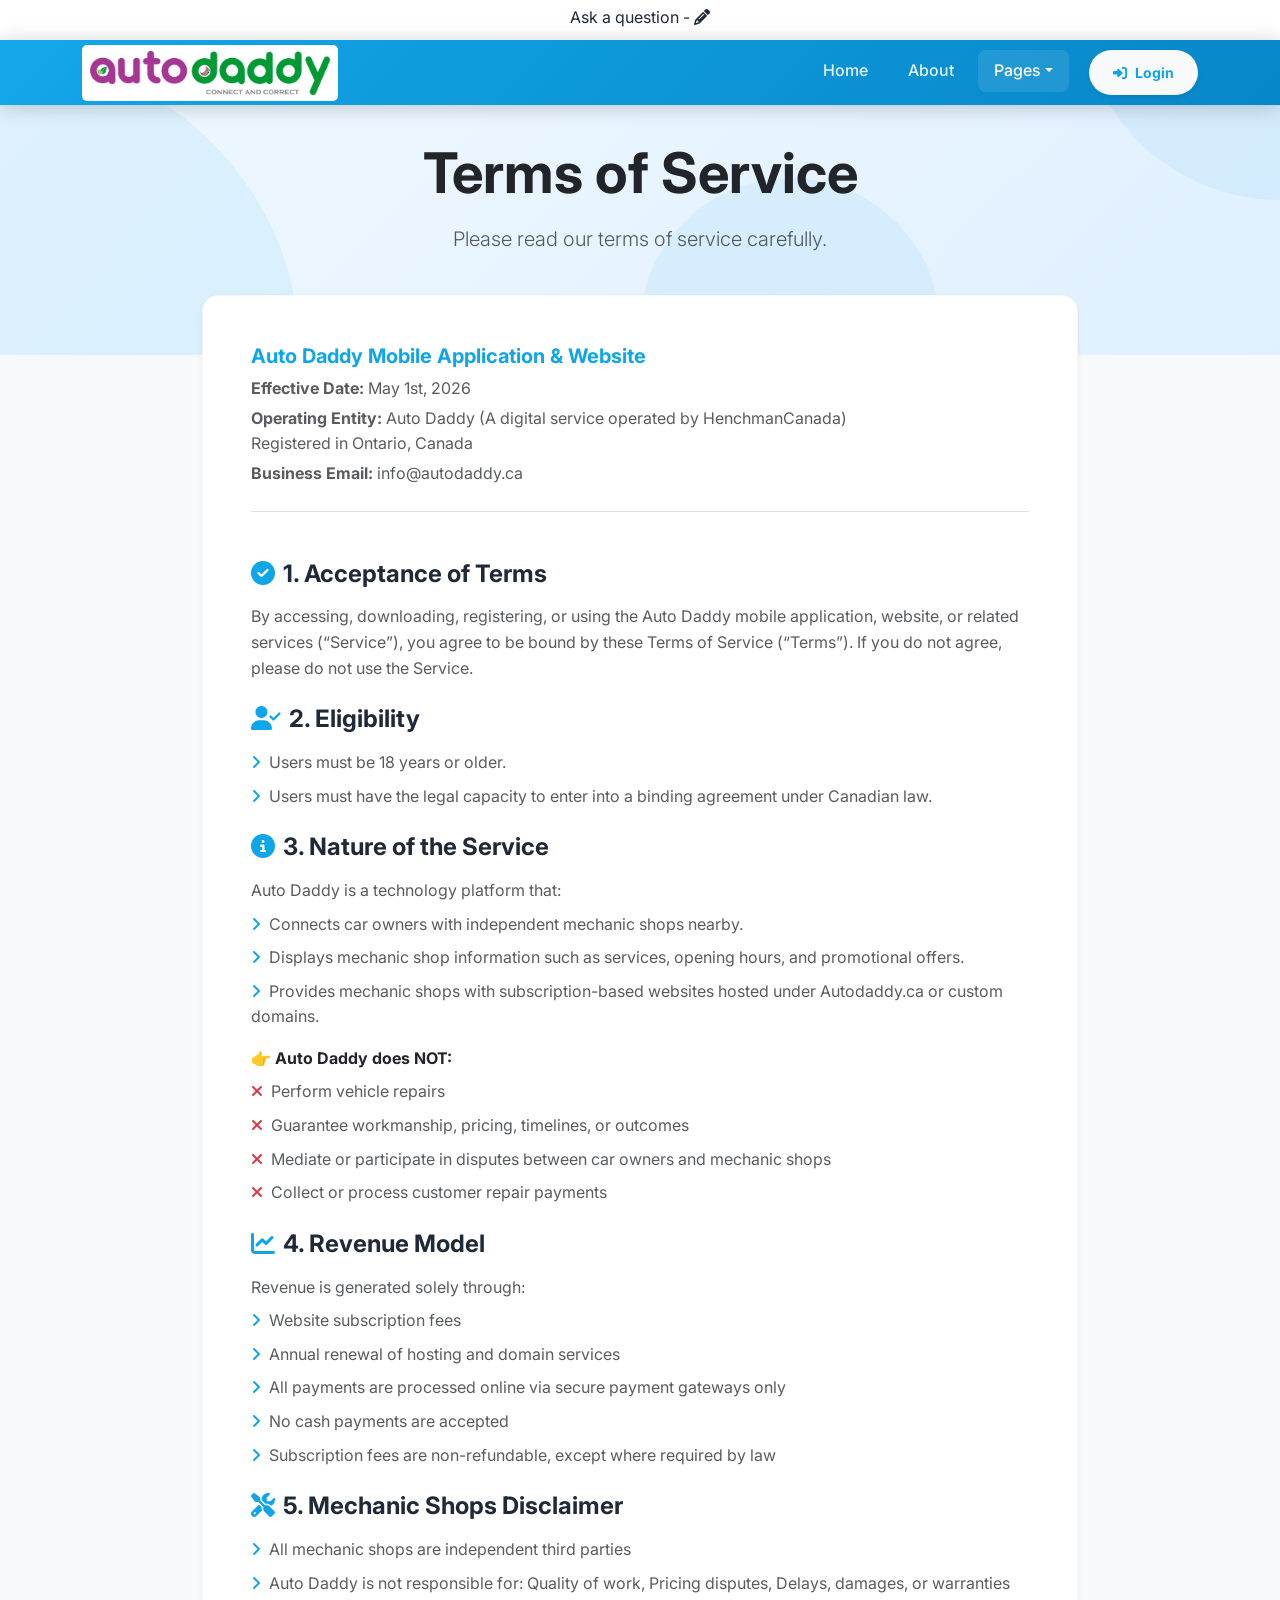
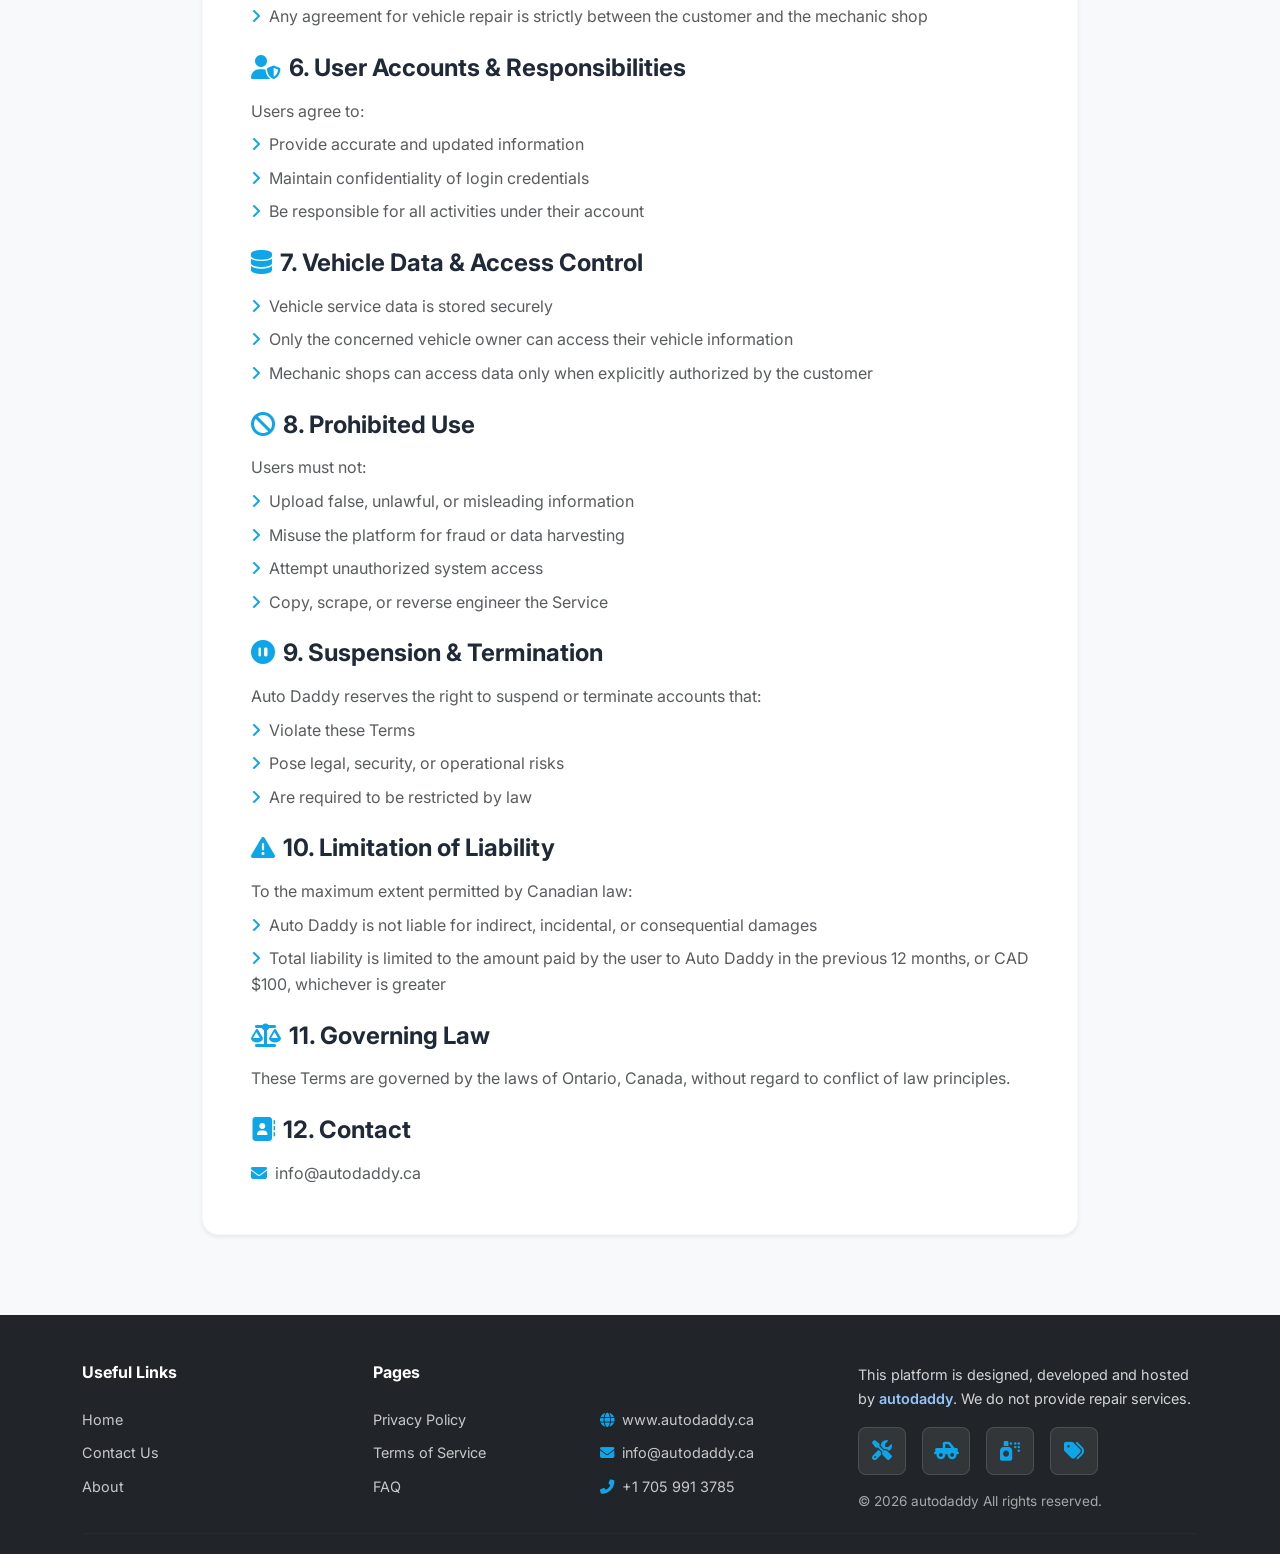
<file: terms-of-use.html>
<!DOCTYPE html>
<html lang="en">
<head>
    <meta charset="UTF-8">
    <meta name="viewport" content="width=device-width, initial-scale=1.0">
    <title>Terms of Service - Autodaddy</title>
    <!-- Bootstrap 5.3 CSS -->
    <link href="https://cdn.jsdelivr.net/npm/bootstrap@5.3.2/dist/css/bootstrap.min.css" rel="stylesheet">
    <!-- Font Awesome 6 -->
    <link rel="stylesheet" href="https://cdnjs.cloudflare.com/ajax/libs/font-awesome/6.5.1/css/all.min.css">
    <!-- Google Fonts -->
    <link href="https://fonts.googleapis.com/css2?family=Inter:wght@300;400;500;600;700;800&display=swap" rel="stylesheet">
    <!-- AOS Animation -->
    <link href="https://unpkg.com/aos@2.3.1/dist/aos.css" rel="stylesheet">
    <!-- Custom CSS -->
    <link rel="stylesheet" href="css/style.css?v=1.5">
</head>
<body class="bg-light d-flex flex-column min-vh-100">
    <div class="maintagline"><span id="HomeLine">Ask a question - Oil change Service due on... find best Tire deals...Tow service or Car detailing etc. “A.I - that helps itself</span><i class="fas fa-pencil-alt"></i></div>
    <!-- Navigation -->
    <nav class="navbar navbar-expand-lg navbar-dark fixed-top custom-fixed-top scrolled" id="mainNav" style="background: linear-gradient(135deg, rgba(14, 165, 233, 0.98) 0%, rgba(2, 132, 199, 0.98) 100%);">
        <div class="container">
            <a class="navbar-brand d-flex align-items-center" href="index.html">
                <img src="autodaddy-logo.png" alt="GIS Portal" style="max-width: 240px;">
            </a>
            <button class="navbar-toggler" type="button" data-bs-toggle="collapse" data-bs-target="#navbarNav">
                <span class="navbar-toggler-icon"></span>
            </button>
            <div class="collapse navbar-collapse" id="navbarNav">
                <ul class="navbar-nav ms-auto">
                    <li class="nav-item"><a class="nav-link" href="index.html#home">Home</a></li>
                    <li class="nav-item"><a class="nav-link" href="index.html#about">About</a></li>
                    <li class="nav-item dropdown">
                        <a class="nav-link dropdown-toggle active" href="#" id="pagesDropdown" role="button" data-bs-toggle="dropdown" aria-expanded="false">Pages</a>
                        <ul class="dropdown-menu dropdown-menu-end shadow-sm border-0" aria-labelledby="pagesDropdown" style="border-radius: 12px; margin-top: 10px;">
                            <li><a class="dropdown-item py-2" href="privacy-policy.html"><i class="fas fa-shield-alt text-sky w-20px me-2 text-center"></i>Privacy Policy</a></li>
                            <li><a class="dropdown-item py-2 active" href="terms-of-use.html"><i class="fas fa-file-contract text-sky w-20px me-2 text-center"></i>Terms of Use</a></li>
                            <li><a class="dropdown-item py-2" href="faq.html"><i class="fas fa-question-circle text-sky w-20px me-2 text-center"></i>FAQ</a></li>
                            <li><a class="dropdown-item py-2" href="contact-us.html"><i class="fas fa-envelope text-sky w-20px me-2 text-center"></i>Contact Us</a></li>
                        </ul>
                    </li>
                    <li class="nav-item ms-3">
                        <a class="btn btn-light text-sky fw-bold btn-sm px-4 rounded-pill shadow-sm" href="https://admin.autodaddy.ca">
                            <i class="fas fa-sign-in-alt me-2"></i>Login
                        </a>
                    </li>
                </ul>
            </div>
        </div>
    </nav>

    <!-- Professional Hero Banner -->
    <section class="inner-hero-section" style="background: linear-gradient(135deg, #f0f8ff 0%, #e0f0ff 100%); padding: 140px 0 100px 0;">
        <div class="hero-bg-animation">
            <div class="circle-1" style="background: rgba(14, 165, 233, 0.15);"></div>
            <div class="circle-2" style="background: rgba(14, 165, 233, 0.15);"></div>
            <div class="circle-3" style="background: rgba(14, 165, 233, 0.15);"></div>
        </div>
        <div class="container position-relative z-index-1 text-center">
            <h1 class="display-4 fw-bold text-dark mb-3">Terms of Service</h1>
            <p class="lead text-muted mb-0">Please read our terms of service carefully.</p>
        </div>
    </section>

    <main class="container flex-grow-1" style="max-width: 900px; padding-bottom: 80px;">
        <div class="content-box bg-white p-4 p-md-5 rounded-4 shadow-sm border border-light">
            <div class="mb-5 pb-4 border-bottom">
                <h5 class="fw-bold text-sky mb-2">Auto Daddy Mobile Application & Website</h5>
                <p class="text-muted mb-1"><strong>Effective Date:</strong> May 1st, 2026</p>
                <p class="text-muted mb-1"><strong>Operating Entity:</strong> Auto Daddy (A digital service operated by HenchmanCanada)<br>Registered in Ontario, Canada</p>
                <p class="text-muted mb-0"><strong>Business Email:</strong> info@autodaddy.ca</p>
            </div>

            <h4 class="fw-bold mb-3"><i class="fas fa-check-circle text-sky me-2"></i>1. Acceptance of Terms</h4>
            <p class="text-muted mb-4">By accessing, downloading, registering, or using the Auto Daddy mobile application, website, or related services (“Service”), you agree to be bound by these Terms of Service (“Terms”). If you do not agree, please do not use the Service.</p>

            <h4 class="fw-bold mb-3"><i class="fas fa-user-check text-sky me-2"></i>2. Eligibility</h4>
            <ul class="text-muted mb-4 list-unstyled">
                <li class="mb-2"><i class="fas fa-angle-right text-sky me-2"></i>Users must be 18 years or older.</li>
                <li><i class="fas fa-angle-right text-sky me-2"></i>Users must have the legal capacity to enter into a binding agreement under Canadian law.</li>
            </ul>

            <h4 class="fw-bold mb-3"><i class="fas fa-info-circle text-sky me-2"></i>3. Nature of the Service</h4>
            <p class="text-muted mb-2">Auto Daddy is a technology platform that:</p>
            <ul class="text-muted mb-3 list-unstyled">
                <li class="mb-2"><i class="fas fa-angle-right text-sky me-2"></i>Connects car owners with independent mechanic shops nearby.</li>
                <li class="mb-2"><i class="fas fa-angle-right text-sky me-2"></i>Displays mechanic shop information such as services, opening hours, and promotional offers.</li>
                <li><i class="fas fa-angle-right text-sky me-2"></i>Provides mechanic shops with subscription-based websites hosted under Autodaddy.ca or custom domains.</li>
            </ul>
            <p class="fw-bold text-dark mb-2">👉 Auto Daddy does NOT:</p>
            <ul class="text-muted mb-4 list-unstyled">
                <li class="mb-2"><i class="fas fa-times text-danger me-2"></i>Perform vehicle repairs</li>
                <li class="mb-2"><i class="fas fa-times text-danger me-2"></i>Guarantee workmanship, pricing, timelines, or outcomes</li>
                <li class="mb-2"><i class="fas fa-times text-danger me-2"></i>Mediate or participate in disputes between car owners and mechanic shops</li>
                <li><i class="fas fa-times text-danger me-2"></i>Collect or process customer repair payments</li>
            </ul>

            <h4 class="fw-bold mb-3"><i class="fas fa-chart-line text-sky me-2"></i>4. Revenue Model</h4>
            <p class="text-muted mb-2">Revenue is generated solely through:</p>
            <ul class="text-muted mb-4 list-unstyled">
                <li class="mb-2"><i class="fas fa-angle-right text-sky me-2"></i>Website subscription fees</li>
                <li class="mb-2"><i class="fas fa-angle-right text-sky me-2"></i>Annual renewal of hosting and domain services</li>
                <li class="mb-2"><i class="fas fa-angle-right text-sky me-2"></i>All payments are processed online via secure payment gateways only</li>
                <li class="mb-2"><i class="fas fa-angle-right text-sky me-2"></i>No cash payments are accepted</li>
                <li><i class="fas fa-angle-right text-sky me-2"></i>Subscription fees are non-refundable, except where required by law</li>
            </ul>

            <h4 class="fw-bold mb-3"><i class="fas fa-tools text-sky me-2"></i>5. Mechanic Shops Disclaimer</h4>
            <ul class="text-muted mb-4 list-unstyled">
                <li class="mb-2"><i class="fas fa-angle-right text-sky me-2"></i>All mechanic shops are independent third parties</li>
                <li class="mb-2"><i class="fas fa-angle-right text-sky me-2"></i>Auto Daddy is not responsible for: Quality of work, Pricing disputes, Delays, damages, or warranties</li>
                <li><i class="fas fa-angle-right text-sky me-2"></i>Any agreement for vehicle repair is strictly between the customer and the mechanic shop</li>
            </ul>

            <h4 class="fw-bold mb-3"><i class="fas fa-user-shield text-sky me-2"></i>6. User Accounts & Responsibilities</h4>
            <p class="text-muted mb-2">Users agree to:</p>
            <ul class="text-muted mb-4 list-unstyled">
                <li class="mb-2"><i class="fas fa-angle-right text-sky me-2"></i>Provide accurate and updated information</li>
                <li class="mb-2"><i class="fas fa-angle-right text-sky me-2"></i>Maintain confidentiality of login credentials</li>
                <li><i class="fas fa-angle-right text-sky me-2"></i>Be responsible for all activities under their account</li>
            </ul>

            <h4 class="fw-bold mb-3"><i class="fas fa-database text-sky me-2"></i>7. Vehicle Data & Access Control</h4>
            <ul class="text-muted mb-4 list-unstyled">
                <li class="mb-2"><i class="fas fa-angle-right text-sky me-2"></i>Vehicle service data is stored securely</li>
                <li class="mb-2"><i class="fas fa-angle-right text-sky me-2"></i>Only the concerned vehicle owner can access their vehicle information</li>
                <li><i class="fas fa-angle-right text-sky me-2"></i>Mechanic shops can access data only when explicitly authorized by the customer</li>
            </ul>

            <h4 class="fw-bold mb-3"><i class="fas fa-ban text-sky me-2"></i>8. Prohibited Use</h4>
            <p class="text-muted mb-2">Users must not:</p>
            <ul class="text-muted mb-4 list-unstyled">
                <li class="mb-2"><i class="fas fa-angle-right text-sky me-2"></i>Upload false, unlawful, or misleading information</li>
                <li class="mb-2"><i class="fas fa-angle-right text-sky me-2"></i>Misuse the platform for fraud or data harvesting</li>
                <li class="mb-2"><i class="fas fa-angle-right text-sky me-2"></i>Attempt unauthorized system access</li>
                <li><i class="fas fa-angle-right text-sky me-2"></i>Copy, scrape, or reverse engineer the Service</li>
            </ul>

            <h4 class="fw-bold mb-3"><i class="fas fa-pause-circle text-sky me-2"></i>9. Suspension & Termination</h4>
            <p class="text-muted mb-2">Auto Daddy reserves the right to suspend or terminate accounts that:</p>
            <ul class="text-muted mb-4 list-unstyled">
                <li class="mb-2"><i class="fas fa-angle-right text-sky me-2"></i>Violate these Terms</li>
                <li class="mb-2"><i class="fas fa-angle-right text-sky me-2"></i>Pose legal, security, or operational risks</li>
                <li><i class="fas fa-angle-right text-sky me-2"></i>Are required to be restricted by law</li>
            </ul>

            <h4 class="fw-bold mb-3"><i class="fas fa-exclamation-triangle text-sky me-2"></i>10. Limitation of Liability</h4>
            <p class="text-muted mb-2">To the maximum extent permitted by Canadian law:</p>
            <ul class="text-muted mb-4 list-unstyled">
                <li class="mb-2"><i class="fas fa-angle-right text-sky me-2"></i>Auto Daddy is not liable for indirect, incidental, or consequential damages</li>
                <li><i class="fas fa-angle-right text-sky me-2"></i>Total liability is limited to the amount paid by the user to Auto Daddy in the previous 12 months, or CAD $100, whichever is greater</li>
            </ul>

            <h4 class="fw-bold mb-3"><i class="fas fa-balance-scale text-sky me-2"></i>11. Governing Law</h4>
            <p class="text-muted mb-4">These Terms are governed by the laws of Ontario, Canada, without regard to conflict of law principles.</p>

            <h4 class="fw-bold mb-3"><i class="fas fa-address-book text-sky me-2"></i>12. Contact</h4>
            <p class="text-muted mb-0"><i class="fas fa-envelope text-sky me-2"></i>info@autodaddy.ca</p>
        </div>
    </main>

    <!-- Footer -->
    <footer class="footer bg-dark text-white pt-5 pb-3 mt-auto">
        <div class="container">
            <div class="row g-4 g-lg-5">
                <!-- Useful Links -->
                <div class="col-lg-3">
                    <h5 class="footer-title mb-4">Useful Links</h5>
                    <ul class="footer-list">
                        <li><a href="index.html#home">Home</a></li>
                        <li><a href="contact-us.html">Contact Us</a></li>
                        <li><a href="index.html#about">About</a></li>
                    </ul>
                </div>
                <!-- Features -->
                <div class="col-lg-5">
                    <h5 class="footer-title mb-4">Pages</h5>
                    <div class="row g-3">
                        <div class="col-6">
                            <ul class="footer-list">
                                <li><a href="privacy-policy.html">Privacy Policy</a></li>
                                <li><a href="terms-of-use.html">Terms of Service</a></li>
                                <li><a href="faq.html">FAQ</a></li>
                            </ul>
                        </div>
                        <div class="col-6">
                            <ul class="footer-list">
                                <li><a href="index.html#features"><i class="fas fa-globe me-2 text-sky"></i>www.autodaddy.ca</a></li>
                                <li><a href="index.html#features"><i class="fas fa-envelope me-2 text-sky"></i>info@autodaddy.ca</a></li>
                                <li><a href="index.html#features"><i class="fas fa-phone-alt me-2 text-sky"></i>+1 705 991 3785</a></li>
                            </ul>
                        </div>
                    </div>
                </div>
                <!-- Content -->
                <div class="col-lg-4">
                    <p class="footer-content mb-3">This platform is designed, developed and hosted by <a href="https://admin.autodaddy.ca/admin" class="footer-link">autodaddy</a>. We do not provide repair services.</p>
                    <div class="footer-icons d-flex flex-wrap gap-3 align-items-center mb-3">
                        <div class="footer-icon-box" title="Repairs"><i class="fas fa-tools text-sky"></i></div>
                        <div class="footer-icon-box" title="Towing"><i class="fas fa-truck-pickup text-sky"></i></div>
                        <div class="footer-icon-box" title="Detailing"><i class="fas fa-spray-can text-sky"></i></div>
                        <div class="footer-icon-box" title="Deals"><i class="fas fa-tags text-sky"></i></div>
                    </div>
                    <p class="footer-copy mb-3">&copy; 2026 autodaddy All rights reserved.</p>
                </div>
            </div>
            <hr class="footer-hr my-1">
        </div>
    </footer>

    <!-- Bootstrap 5 JS -->
    <script src="https://cdn.jsdelivr.net/npm/bootstrap@5.3.2/dist/js/bootstrap.bundle.min.js"></script>
    <script>
        // Typing Animation
        function autoType(Id) {
            const typingElement = document.getElementById(Id);
            if (!typingElement) return;
            const text = typingElement.innerText;
            typingElement.textContent = '';
            let index = 0;
            let isDeleting = false;
            function type() {
                if (isDeleting) {
                    if (index >= 0) {
                        typingElement.textContent = text.substring(0, index);
                        index--;
                        setTimeout(type, 50);
                    } else {
                        isDeleting = false;
                        setTimeout(type, 500);
                    }
                } else {
                    if (index < text.length) {
                        typingElement.textContent += text.charAt(index);
                        index++;
                        setTimeout(type, 100);
                    } else {
                        isDeleting = true;
                        setTimeout(type, 2000);
                    }
                }
            }
            type();
        }
        autoType('HomeLine');
    </script>
</body>
</html>
</file>
<file: css/style.css>
/* ===================================
   Smart City GIS Portal - Custom CSS
   Bootstrap 5.3 Based
   =================================== */

/* ===== ROOT VARIABLES ===== */
:root {
    --primary-color: #0ea5e9;
    --secondary-color: #0284c7;
    --success-color: #10b981;
    --danger-color: #ef4444;
    --warning-color: #f59e0b;
    --info-color: #06b6d4;
    --dark-color: #1f2937;
    --light-color: #f3f4f6;
    --gradient-1: linear-gradient(135deg, #38bdf8 0%, #0284c7 100%);
    --gradient-2: linear-gradient(135deg, #f093fb 0%, #f5576c 100%);
    --gradient-3: linear-gradient(135deg, #4facfe 0%, #00f2fe 100%);
    --gradient-blue: linear-gradient(135deg, #667eea 0%, #764ba2 100%);
    --gradient-sky: linear-gradient(135deg, #38bdf8 0%, #0284c7 100%);
    --gradient-cyan: linear-gradient(135deg, #4facfe 0%, #00f2fe 100%);
    --gradient-purple: linear-gradient(135deg, #a8edea 0%, #fed6e3 100%);
    --gradient-orange: linear-gradient(135deg, #fa709a 0%, #fee140 100%);
    --gradient-red: linear-gradient(135deg, #f093fb 0%, #f5576c 100%);
    --gradient-yellow: linear-gradient(135deg, #ffecd2 0%, #fcb69f 100%);
    --gradient-brown: linear-gradient(135deg, #89f7fe 0%, #66a6ff 100%);
    --shadow-sm: 0 2px 4px rgba(0, 0, 0, 0.05);
    --shadow-md: 0 4px 12px rgba(0, 0, 0, 0.1);
    --shadow-lg: 0 10px 30px rgba(0, 0, 0, 0.15);
    --shadow-xl: 0 20px 50px rgba(0, 0, 0, 0.2);
}

/* ===== GLOBAL STYLES ===== */
* {
    margin: 0;
    padding: 0;
    box-sizing: border-box;
}

body {
    font-family: 'Inter', -apple-system, BlinkMacSystemFont, 'Segoe UI', 'Roboto', sans-serif;
    color: #1f2937;
    line-height: 1.6;
    overflow-x: hidden;
}

h1,
h2,
h3,
h4,
h5,
h6 {
    font-weight: 700;
    line-height: 1.2;
}

a {
    transition: all 0.3s ease;
}

/* ===== NAVIGATION ===== */
#mainNav {
    padding: 0.5rem 0;
    background: linear-gradient(135deg, rgba(14, 165, 233, 0.95) 0%, rgba(2, 132, 199, 0.95) 100%);
    backdrop-filter: blur(10px);
    box-shadow: 0 4px 20px rgba(0, 0, 0, 0.1);
    transition: all 0.3s ease;
}

#mainNav.scrolled {
    padding: 0.3rem 0;
    box-shadow: 0 2px 20px rgba(0, 0, 0, 0.2);
}

.navbar-brand {
    font-size: 1.5rem;
    font-weight: 800;
    color: #fff !important;
    background: #fff;
    border-radius: 5px;
    padding: 6px 8px;
}

.navbar-brand img {
    max-width: 240px;
}

.navbar-nav .nav-link {
    color: rgba(255, 255, 255, 0.9) !important;
    font-weight: 500;
    padding: 0.5rem 1rem !important;
    margin: 0 0.25rem;
    transition: all 0.3s ease;
}

.navbar-nav .nav-link:hover,
.navbar-nav .nav-link.active {
    color: #fff !important;
    background: rgba(255, 255, 255, 0.1);
    border-radius: 8px;
}

/* ===== HERO SECTION ===== */
.hero-section {
    min-height: 100vh;
    background: linear-gradient(135deg, #f6f9fc 0%, #e9f2ff 50%, #f0f4ff 100%);
    background-size: 200% 200%;
    animation: heroGradient 12s ease infinite;
    padding-top: 100px;
    position: relative;
    overflow: hidden;
}

@keyframes heroGradient {

    0%,
    100% {
        background-position: 0% 50%;
    }

    50% {
        background-position: 100% 50%;
    }
}

.text-gradient {
    background: linear-gradient(135deg, #38bdf8 0%, #0284c7 100%);
    -webkit-background-clip: text;
    -webkit-text-fill-color: transparent;
    background-clip: text;
}

.hero-image-container {
    position: relative;
    animation: float 6s ease-in-out infinite;
}

@keyframes float {

    0%,
    100% {
        transform: translateY(0px);
    }

    50% {
        transform: translateY(-20px);
    }
}

.stat-box {
    padding: 1.5rem;
    background: white;
    border-radius: 12px;
    box-shadow: var(--shadow-md);
    transition: transform 0.3s ease;
}

.stat-box:hover {
    transform: translateY(-5px);
}

.feature-card {
    transition: transform 0.35s ease, box-shadow 0.35s ease;
}

.feature-card:hover {
    transform: translateY(-10px);
}

/* Animated Background - do not block clicks */
.hero-bg-animation {
    position: absolute;
    top: 0;
    left: 0;
    width: 100%;
    height: 100%;
    overflow: hidden;
    z-index: 0;
    pointer-events: none;
}

.circle-1,
.circle-2,
.circle-3 {
    position: absolute;
    border-radius: 50%;
    background: rgba(14, 165, 233, 0.2);
    animation: pulse 8s ease-in-out infinite;
    opacity: 1;
}

.circle-1 {
    width: 400px;
    height: 400px;
    top: -200px;
    right: -200px;
}

.circle-2 {
    width: 600px;
    height: 600px;
    bottom: -300px;
    left: -300px;
    animation-delay: 2s;
}

.circle-3 {
    width: 300px;
    height: 300px;
    top: 50%;
    left: 50%;
    animation-delay: 4s;
}

@keyframes pulse {

    0%,
    100% {
        transform: scale(1);
    }

    50% {
        transform: scale(1.1);
    }
}

/* ===== SECTION ANIMATED BACKGROUNDS (GIS icons) ===== */
.section-features,
.section-why-us {
    position: relative;
    overflow: hidden;
}

.section-features {
    background: linear-gradient(180deg, #f0f4ff 0%, #e8eeff 50%, #f5f7fc 100%);
}

.section-why-us {
    background: linear-gradient(180deg, #f8f5ff 0%, #f0ebff 50%, #f5f3ff 100%);
}

.section-features .container,
.section-why-us .container {
    z-index: 1;
}

.section-bg-icons {
    position: absolute;
    top: 0;
    left: 0;
    width: 100%;
    height: 100%;
    pointer-events: none;
    z-index: 0;
}

.section-bg-icons i {
    position: absolute;
    font-size: 2rem;
    opacity: 0.06;
    color: #0ea5e9;
}

.section-bg-icons--why i {
    color: #38bdf8;
}

/* Scatter positions for features icons (satellite, globe, map feel) */
.section-bg-icons--features i:nth-child(1) {
    top: 8%;
    left: 5%;
    animation: floatIcon1 20s ease-in-out infinite;
}

.section-bg-icons--features i:nth-child(2) {
    top: 15%;
    left: 25%;
    animation: floatIcon2 18s ease-in-out infinite;
}

.section-bg-icons--features i:nth-child(3) {
    top: 25%;
    left: 75%;
    animation: floatIcon1 22s ease-in-out infinite 1s;
}

.section-bg-icons--features i:nth-child(4) {
    top: 40%;
    left: 10%;
    animation: floatIcon2 19s ease-in-out infinite 2s;
}

.section-bg-icons--features i:nth-child(5) {
    top: 55%;
    left: 85%;
    animation: floatIcon1 21s ease-in-out infinite 0.5s;
}

.section-bg-icons--features i:nth-child(6) {
    top: 70%;
    left: 30%;
    animation: floatIcon2 17s ease-in-out infinite;
}

.section-bg-icons--features i:nth-child(7) {
    top: 12%;
    left: 55%;
    animation: floatIcon1 23s ease-in-out infinite 3s;
}

.section-bg-icons--features i:nth-child(8) {
    top: 35%;
    left: 45%;
    animation: floatIcon2 20s ease-in-out infinite 1.5s;
}

.section-bg-icons--features i:nth-child(9) {
    top: 60%;
    left: 15%;
    animation: floatIcon1 18s ease-in-out infinite 2.5s;
}

.section-bg-icons--features i:nth-child(10) {
    top: 75%;
    left: 60%;
    animation: floatIcon2 24s ease-in-out infinite;
}

.section-bg-icons--features i:nth-child(11) {
    top: 20%;
    left: 90%;
    animation: floatIcon1 19s ease-in-out infinite 0.8s;
}

.section-bg-icons--features i:nth-child(12) {
    top: 50%;
    left: 65%;
    animation: floatIcon2 21s ease-in-out infinite 2s;
}

.section-bg-icons--features i:nth-child(13) {
    top: 5%;
    left: 40%;
    animation: floatIcon1 22s ease-in-out infinite;
}

.section-bg-icons--features i:nth-child(14) {
    top: 45%;
    left: 5%;
    animation: floatIcon2 20s ease-in-out infinite 1s;
}

.section-bg-icons--features i:nth-child(15) {
    top: 80%;
    left: 45%;
    animation: floatIcon1 18s ease-in-out infinite 3s;
}

.section-bg-icons--features i:nth-child(16) {
    top: 30%;
    left: 60%;
    animation: floatIcon2 23s ease-in-out infinite;
}

.section-bg-icons--features i:nth-child(17) {
    top: 65%;
    left: 80%;
    animation: floatIcon1 19s ease-in-out infinite 2s;
}

.section-bg-icons--features i:nth-child(18) {
    top: 10%;
    left: 80%;
    animation: floatIcon2 21s ease-in-out infinite 0.5s;
}

.section-bg-icons--why i:nth-child(1) {
    top: 10%;
    left: 8%;
    animation: driftIcon1 25s linear infinite;
}

.section-bg-icons--why i:nth-child(2) {
    top: 20%;
    left: 70%;
    animation: driftIcon2 22s linear infinite 2s;
}

.section-bg-icons--why i:nth-child(3) {
    top: 45%;
    left: 15%;
    animation: driftIcon1 28s linear infinite 1s;
}

.section-bg-icons--why i:nth-child(4) {
    top: 60%;
    left: 80%;
    animation: driftIcon2 24s linear infinite;
}

.section-bg-icons--why i:nth-child(5) {
    top: 75%;
    left: 35%;
    animation: driftIcon1 26s linear infinite 3s;
}

.section-bg-icons--why i:nth-child(6) {
    top: 15%;
    left: 45%;
    animation: driftIcon2 23s linear infinite 1.5s;
}

.section-bg-icons--why i:nth-child(7) {
    top: 35%;
    left: 55%;
    animation: driftIcon1 27s linear infinite 0.5s;
}

.section-bg-icons--why i:nth-child(8) {
    top: 55%;
    left: 40%;
    animation: driftIcon2 25s linear infinite 2.5s;
}

.section-bg-icons--why i:nth-child(9) {
    top: 70%;
    left: 10%;
    animation: driftIcon1 24s linear infinite;
}

.section-bg-icons--why i:nth-child(10) {
    top: 25%;
    left: 90%;
    animation: driftIcon2 26s linear infinite 1s;
}

.section-bg-icons--why i:nth-child(11) {
    top: 50%;
    left: 70%;
    animation: driftIcon1 22s linear infinite 2s;
}

.section-bg-icons--why i:nth-child(12) {
    top: 85%;
    left: 60%;
    animation: driftIcon2 28s linear infinite;
}

.section-bg-icons--why i:nth-child(13) {
    top: 5%;
    left: 25%;
    animation: driftIcon1 23s linear infinite 3s;
}

.section-bg-icons--why i:nth-child(14) {
    top: 40%;
    left: 85%;
    animation: driftIcon2 21s linear infinite 0.8s;
}

.section-bg-icons--why i:nth-child(15) {
    top: 65%;
    left: 50%;
    animation: driftIcon1 26s linear infinite 1.8s;
}

.section-bg-icons--why i:nth-child(16) {
    top: 30%;
    left: 30%;
    animation: driftIcon2 24s linear infinite;
}

.section-bg-icons--why i:nth-child(17) {
    top: 80%;
    left: 75%;
    animation: driftIcon1 25s linear infinite 2.2s;
}

.section-bg-icons--why i:nth-child(18) {
    top: 12%;
    left: 65%;
    animation: driftIcon2 27s linear infinite 0.3s;
}

@keyframes floatIcon1 {

    0%,
    100% {
        transform: translate(0, 0) rotate(0deg);
        opacity: 0.06;
    }

    25% {
        transform: translate(15px, -20px) rotate(5deg);
        opacity: 0.08;
    }

    50% {
        transform: translate(-10px, 15px) rotate(-5deg);
        opacity: 0.05;
    }

    75% {
        transform: translate(20px, 10px) rotate(3deg);
        opacity: 0.07;
    }
}

@keyframes floatIcon2 {

    0%,
    100% {
        transform: translate(0, 0) rotate(0deg);
        opacity: 0.05;
    }

    33% {
        transform: translate(-18px, 12px) rotate(-8deg);
        opacity: 0.07;
    }

    66% {
        transform: translate(12px, -15px) rotate(6deg);
        opacity: 0.06;
    }
}

@keyframes driftIcon1 {
    0% {
        transform: translate(0, 0) rotate(0deg);
    }

    100% {
        transform: translate(30px, -25px) rotate(360deg);
    }
}

@keyframes driftIcon2 {
    0% {
        transform: translate(0, 0) rotate(0deg);
    }

    100% {
        transform: translate(-25px, 20px) rotate(-360deg);
    }
}

/* ===== FEATURE CARDS ===== */
.feature-card {
    padding: 2.5rem 2rem;
    background: white;
    border-radius: 16px;
    box-shadow: var(--shadow-md);
    transition: all 0.3s ease;
    height: 100%;
    border: 1px solid #e5e7eb;
    display: flex;
    flex-direction: column;
}

.feature-card .feature-icon {
    flex-shrink: 0;
}

.feature-card h4 {
    flex-shrink: 0;
}

.feature-card p {
    flex: 1 1 auto;
    min-height: 3.6em;
    margin-bottom: 0;
}

.feature-card:hover {
    transform: translateY(-10px);
    box-shadow: var(--shadow-xl);
    border-color: var(--primary-color);
}

.feature-icon {
    width: 80px;
    height: 80px;
    display: flex;
    align-items: center;
    justify-content: center;
    border-radius: 16px;
    font-size: 2rem;
    color: white;
}

.bg-gradient-blue {
    background: var(--gradient-blue);
}

.bg-gradient-sky {
    background: var(--gradient-sky);
}

.bg-gradient-cyan {
    background: var(--gradient-cyan);
}

.bg-gradient-purple {
    background: var(--gradient-purple);
}

.bg-gradient-orange {
    background: var(--gradient-orange);
}

.bg-gradient-red {
    background: var(--gradient-red);
}

.bg-gradient-yellow {
    background: var(--gradient-yellow);
}

.bg-gradient-brown {
    background: var(--gradient-brown);
}

.feature-link {
    color: var(--primary-color);
    text-decoration: none;
    font-weight: 600;
    display: inline-flex;
    align-items: center;
}

.feature-link:hover {
    color: var(--secondary-color);
    gap: 0.5rem;
}

/* ===== LIVE CARDS (Current / Live section) ===== */
.live-card {
    position: relative;
    background: white;
    border-radius: 16px;
    padding: 1.5rem;
    box-shadow: 0 4px 20px rgba(0, 0, 0, 0.08);
    border: 1px solid #e5e7eb;
    transition: transform 0.3s ease, box-shadow 0.3s ease;
    overflow: hidden;
}

.live-card:hover {
    transform: translateY(-6px);
    box-shadow: 0 12px 32px rgba(0, 0, 0, 0.12);
}

.live-card-badge {
    position: absolute;
    top: 0.75rem;
    right: 0.75rem;
    font-size: 0.65rem;
    font-weight: 700;
    text-transform: uppercase;
    letter-spacing: 0.05em;
    color: #0ea5e9;
    background: rgba(14, 165, 233, 0.12);
    padding: 0.2rem 0.5rem;
    border-radius: 6px;
    animation: livePulse 2s ease-in-out infinite;
}

@keyframes livePulse {

    0%,
    100% {
        box-shadow: 0 0 0 0 rgba(14, 165, 233, 0.3);
    }

    50% {
        box-shadow: 0 0 0 6px rgba(14, 165, 233, 0);
    }
}

.live-card h3 {
    font-size: 1.75rem;
    color: #1f2937;
}

/* Live section header dot */
.live-dot {
    font-size: 0.5rem !important;
    vertical-align: middle;
    animation: blink 1.5s ease-in-out infinite;
}

@keyframes blink {

    0%,
    100% {
        opacity: 1;
    }

    50% {
        opacity: 0.3;
    }
}

/* ===== CITY CARDS ===== */
.city-card {
    background: white;
    border-radius: 20px;
    overflow: hidden;
    box-shadow: var(--shadow-lg);
    transition: all 0.3s ease;
    height: 100%;
}

.city-card:hover {
    transform: translateY(-10px);
    box-shadow: var(--shadow-xl);
}

.city-image {
    position: relative;
    height: 250px;
    overflow: hidden;
}

.city-image img {
    width: 100%;
    height: 100%;
    object-fit: cover;
    transition: transform 0.5s ease;
}

.city-card:hover .city-image img {
    transform: scale(1.1);
}

.city-overlay {
    position: absolute;
    bottom: 0;
    left: 0;
    right: 0;
    padding: 2rem;
    background: linear-gradient(to top, rgba(0, 0, 0, 0.8), transparent);
}

.city-content {
    padding: 2rem;
}

/* ===== BOUNDARY CARDS ===== */
.boundary-card {
    padding: 2rem;
    background: white;
    border-radius: 16px;
    border: 1px solid #e5e7eb;
    box-shadow: 0 4px 20px rgba(0, 0, 0, 0.06);
    transition: transform 0.3s ease, box-shadow 0.3s ease;
}

.boundary-card:hover {
    transform: translateY(-4px);
    box-shadow: 0 12px 28px rgba(0, 0, 0, 0.1);
}

.boundary-icon {
    width: 64px;
    height: 64px;
    display: flex;
    align-items: center;
    justify-content: center;
    border-radius: 14px;
}

/* ===== WHY US CARDS ===== */
.why-card {
    padding: 2rem 1.5rem;
    background: white;
    border-radius: 16px;
    border: 1px solid #e5e7eb;
    box-shadow: 0 4px 16px rgba(0, 0, 0, 0.05);
    transition: transform 0.3s ease, box-shadow 0.3s ease;
    height: 100%;
    display: flex;
    flex-direction: column;
}

.why-card .why-icon {
    flex-shrink: 0;
}

.why-card h5 {
    flex-shrink: 0;
}

.why-card p {
    flex: 1 1 auto;
    min-height: 4.2em;
    margin-bottom: 0;
}

.why-card:hover {
    transform: translateY(-4px);
    box-shadow: 0 12px 28px rgba(0, 0, 0, 0.08);
}

.why-icon {
    width: 56px;
    height: 56px;
    display: flex;
    align-items: center;
    justify-content: center;
    background: linear-gradient(135deg, #38bdf8 0%, #0284c7 100%);
    color: white;
    border-radius: 14px;
    font-size: 1.25rem;
}

/* ===== TECHNOLOGY BOXES ===== */
.tech-box {
    padding: 1.5rem 1rem;
    background: rgba(255, 255, 255, 0.05);
    border-radius: 12px;
    border: 1px solid rgba(255, 255, 255, 0.1);
    transition: all 0.3s ease;
}

.tech-box:hover {
    background: rgba(255, 255, 255, 0.1);
    transform: translateY(-5px);
}

.tech-box h6 {
    font-size: 0.95rem;
}

/* ===== ABOUT SECTION ===== */
.about-feature {
    text-align: center;
    padding: 1.5rem;
    border-radius: 12px;
    box-shadow: var(--shadow-sm);
    transition: all 0.3s ease;
}

.about-feature:hover {
    box-shadow: var(--shadow-md);
    transform: translateY(-5px);
}

/* ===== CONTACT SECTION ===== */
.contact-info-box {
    text-align: center;
    padding: 2.5rem 2rem;
    background: white;
    border-radius: 16px;
    box-shadow: var(--shadow-md);
    transition: all 0.3s ease;
    height: 100%;
}

.contact-info-box:hover {
    transform: translateY(-5px);
    box-shadow: var(--shadow-lg);
}

.contact-icon {
    width: 70px;
    height: 70px;
    margin: 0 auto;
    display: flex;
    align-items: center;
    justify-content: center;
    background: linear-gradient(135deg, #38bdf8 0%, #0284c7 100%);
    border-radius: 50%;
    color: white;
    font-size: 1.75rem;
}

.contact-form-box {
    background: white;
    padding: 3rem;
    border-radius: 20px;
    box-shadow: var(--shadow-lg);
}

.form-control,
.form-select {
    border: 2px solid #e5e7eb;
    border-radius: 10px;
    padding: 0.75rem 1rem;
    transition: all 0.3s ease;
}

.form-control:focus,
.form-select:focus {
    border-color: var(--primary-color);
    box-shadow: 0 0 0 0.2rem rgba(37, 99, 235, 0.15);
}

/* ===== BUTTONS ===== */
.btn {
    font-weight: 600;
    padding: 0.75rem 1.5rem;
    border-radius: 10px;
    transition: all 0.3s ease;
    border: none;
}

.btn-primary {
    background: linear-gradient(135deg, #38bdf8 0%, #0284c7 100%);
    box-shadow: 0 4px 15px rgba(14, 165, 233, 0.3);
}

.btn-primary:hover {
    transform: translateY(-2px);
    box-shadow: 0 6px 20px rgba(14, 165, 233, 0.4);
}

.btn-outline-primary {
    border: 2px solid var(--primary-color);
    color: var(--primary-color);
}

.btn-outline-primary:hover {
    background: var(--primary-color);
    color: white;
    transform: translateY(-2px);
}

.btn-lg {
    padding: 1rem 2rem;
    font-size: 1.1rem;
}

/* ===== FOOTER ===== */
.footer a {
    transition: color 0.2s ease;
}

.footer a:hover {
    color: #fff !important;
}

.footer-title {
    font-size: 1rem;
    font-weight: 700;
    color: #fff;
}

.footer-list {
    list-style: none;
    padding: 0;
    margin: 0;
}

.footer-list li {
    margin-bottom: 0.5rem;
}

.footer-list a {
    color: rgba(255, 255, 255, 0.75);
    text-decoration: none;
    font-size: 0.9rem;
    transition: color 0.2s ease;
}

.footer-list a:hover {
    color: #fff !important;
}

.footer-content {
    font-size: 0.9rem;
    line-height: 1.65;
    color: rgba(255, 255, 255, 0.8);
}

.footer-link {
    color: #93c5fd !important;
    font-weight: 600;
    text-decoration: none;
}

.footer-link:hover {
    text-decoration: underline;
}

.footer-icons {
    margin-top: 0.5rem;
}

.footer-icon-box {
    width: 48px;
    height: 48px;
    display: inline-flex;
    align-items: center;
    justify-content: center;
    background: rgba(255, 255, 255, 0.08);
    border: 1px solid rgba(255, 255, 255, 0.12);
    border-radius: 8px;
    color: rgba(255, 255, 255, 0.9);
    font-size: 1.25rem;
    transition: transform 0.2s ease, background 0.2s ease;
}

.footer-icon-box:hover {
    transform: translateY(-2px);
    background: rgba(255, 255, 255, 0.12);
}

.footer-hr {
    border-color: rgba(255, 255, 255, 0.1);
}

.footer-copy {
    font-size: 0.85rem;
    color: rgba(255, 255, 255, 0.6);
}

.footer-legal {
    font-size: 0.85rem;
    color: rgba(255, 255, 255, 0.6);
    transition: color 0.2s ease;
}

.footer-legal:hover {
    color: #fff !important;
}

.social-links .btn {
    width: 40px;
    height: 40px;
    padding: 0;
    display: inline-flex;
    align-items: center;
    justify-content: center;
    border-radius: 50%;
}

.social-links .btn:hover {
    background: white;
    color: var(--dark-color) !important;
    transform: translateY(-3px);
}

/* ===== LOGIN PAGE ===== */
.login-container {
    min-height: 100vh;
    display: flex;
    align-items: center;
    background: linear-gradient(135deg, #38bdf8 0%, #0284c7 100%);
    position: relative;
    overflow: hidden;
}

/* Ensure form is always clickable: overlay must not capture clicks */
.login-container .hero-bg-animation {
    pointer-events: none !important;
    z-index: 0;
}

.login-container .container {
    position: relative;
    z-index: 3;
}

.login-container .login-box {
    position: relative;
    z-index: 1;
}

.login-box {
    background: white;
    border-radius: 24px;
    box-shadow: 0 20px 60px rgba(0, 0, 0, 0.3);
    overflow: hidden;
}

.login-container .login-box.row {
    min-height: 480px;
}

.login-left {
    background: linear-gradient(135deg, #38bdf8 0%, #0284c7 100%);
    color: white;
    padding: 4rem;
    display: flex;
    flex-direction: column;
    justify-content: center;
}

.login-left-inner {
    max-width: 320px;
}

.login-right {
    padding: 4rem;
    display: flex;
    flex-direction: column;
    justify-content: center;
}

.login-right-inner {
    max-width: 400px;
    margin: 0 auto;
}

.company-logo-selector {
    display: flex;
    gap: 1rem;
    margin-bottom: 2rem;
}

.company-logo-option {
    flex: 1;
    padding: 1rem;
    border: 2px solid #e5e7eb;
    border-radius: 12px;
    text-align: center;
    cursor: pointer;
    transition: all 0.3s ease;
}

.company-logo-option:hover,
.company-logo-option.active {
    border-color: var(--primary-color);
    background: #f0f7ff;
}

.company-logo-option img {
    max-height: 60px;
    margin-bottom: 0.5rem;
}

/* ===== DASHBOARD ===== */
.dashboard-container {
    min-height: 100vh;
    background: #f8fafc;
}

.sidebar {
    width: 280px;
    background: white;
    box-shadow: 2px 0 10px rgba(0, 0, 0, 0.05);
    position: fixed;
    top: 0;
    left: 0;
    height: 100vh;
    overflow-y: auto;
    z-index: 1000;
}

.sidebar-header {
    padding: 2rem 1.5rem;
    border-bottom: 1px solid #e5e7eb;
}

.sidebar-menu {
    padding: 1rem 0;
}

.menu-item {
    display: flex;
    align-items: center;
    padding: 0.875rem 1.5rem;
    color: #6b7280;
    text-decoration: none;
    transition: all 0.3s ease;
    border-left: 3px solid transparent;
}

.menu-item:hover,
.menu-item.active {
    background: #f0f7ff;
    color: var(--primary-color);
    border-left-color: var(--primary-color);
}

.menu-item i {
    width: 24px;
    margin-right: 1rem;
    font-size: 1.1rem;
}

.main-content {
    margin-left: 280px;
    padding: 2rem;
}

.top-bar {
    background: white;
    padding: 1.5rem 2rem;
    border-radius: 16px;
    box-shadow: var(--shadow-sm);
    margin-bottom: 2rem;
    display: flex;
    justify-content: space-between;
    align-items: center;
}

.stat-card {
    background: white;
    border-radius: 16px;
    padding: 2rem;
    box-shadow: var(--shadow-md);
    transition: all 0.3s ease;
}

.stat-card:hover {
    transform: translateY(-5px);
    box-shadow: var(--shadow-lg);
}

.stat-card-icon {
    width: 60px;
    height: 60px;
    border-radius: 12px;
    display: flex;
    align-items: center;
    justify-content: center;
    font-size: 1.75rem;
    color: white;
}

/* ===== MAP CONTAINER ===== */
.map-container {
    height: 600px;
    border-radius: 16px;
    overflow: hidden;
    box-shadow: var(--shadow-lg);
}

.map-tools {
    background: white;
    padding: 1.5rem;
    border-radius: 12px;
    box-shadow: var(--shadow-md);
    margin-bottom: 1.5rem;
}

.analysis-result-card {
    background: white;
    border-radius: 16px;
    padding: 2rem;
    box-shadow: var(--shadow-md);
    margin-top: 1.5rem;
}

/* ===== UTILITIES ===== */
.badge-custom {
    padding: 0.5rem 1rem;
    border-radius: 8px;
    font-weight: 600;
    font-size: 0.875rem;
}

.card-hover {
    transition: all 0.3s ease;
}

.card-hover:hover {
    transform: translateY(-5px);
    box-shadow: var(--shadow-xl);
}

/* ===== RESPONSIVE ===== */
@media (max-width: 991px) {
    .sidebar {
        transform: translateX(-100%);
    }

    .sidebar.show {
        transform: translateX(0);
    }

    .main-content {
        margin-left: 0;
    }

    .login-left {
        display: none;
    }
}

@media (max-width: 767px) {
    .hero-section {
        padding-top: 80px;
        min-height: auto;
        padding-bottom: 3rem;
    }

    .display-3 {
        font-size: 2.5rem;
    }

    .feature-card,
    .city-card {
        margin-bottom: 1.5rem;
    }
}

/* ===== SCROLLBAR ===== */
::-webkit-scrollbar {
    width: 8px;
    height: 8px;
}

::-webkit-scrollbar-track {
    background: #f1f1f1;
}

::-webkit-scrollbar-thumb {
    background: #888;
    border-radius: 4px;
}

::-webkit-scrollbar-thumb:hover {
    background: #555;
}

/* ===== SKY UTILITY CLASSES ===== */
.text-sky {
    color: var(--primary-color) !important;
}

.bg-sky {
    background-color: var(--primary-color) !important;
}

.bg-sky.bg-opacity-10 {
    background-color: rgba(14, 165, 233, 0.1) !important;
}

.btn-outline-sky {
    border: 2px solid var(--primary-color);
    color: var(--primary-color);
    background: transparent;
}

.btn-outline-sky:hover {
    background: var(--primary-color);
    color: white;
}

/* ===== INNER PAGE UI ENHANCEMENTS ===== */
.inner-hero-section {
    position: relative;
    overflow: hidden;
}

.inner-hero-section .hero-bg-animation {
    opacity: 0.5;
}

.content-box {
    margin-top: -60px;
    position: relative;
    z-index: 10;
}

.custom-accordion .accordion-button:not(.collapsed) {
    background-color: rgba(14, 165, 233, 0.05);
    color: var(--primary-color);
    box-shadow: inset 0 -1px 0 rgba(0, 0, 0, .125);
}

.custom-accordion .accordion-button:focus {
    border-color: rgba(14, 165, 233, 0.5);
    box-shadow: 0 0 0 0.25rem rgba(14, 165, 233, 0.25);
}

/* ===== LOADING ANIMATION ===== */
.loading-spinner {
    display: inline-block;
    width: 40px;
    height: 40px;
    border: 4px solid rgba(14, 165, 233, 0.2);
    border-top-color: var(--primary-color);
    border-radius: 50%;
    animation: spin 1s linear infinite;
}

@keyframes spin {
    to {
        transform: rotate(360deg);
    }
}

/* ===== ANIMATIONS ===== */
.fade-in {
    animation: fadeIn 0.5s ease-in;
}

@keyframes fadeIn {
    from {
        opacity: 0;
        transform: translateY(20px);
    }

    to {
        opacity: 1;
        transform: translateY(0);
    }
}

.slide-in-left {
    animation: slideInLeft 0.5s ease-out;
}

@keyframes slideInLeft {
    from {
        opacity: 0;
        transform: translateX(-50px);
    }

    to {
        opacity: 1;
        transform: translateX(0);
    }
}

.slide-in-right {
    animation: slideInRight 0.5s ease-out;
}

@keyframes slideInRight {
    from {
        opacity: 0;
        transform: translateX(50px);
    }

    to {
        opacity: 1;
        transform: translateX(0);
    }
}

.custom-fixed-top {
    top: 40px !important;

}

.maintagline {
    margin: 0 auto;
    z-index: 14;
    position: fixed;
    top: 0px;
    left: 0;
    right: 0;
    text-align: center;
    background: #ffffff;
    height: 40px;
    padding-top: 5px;
}
</file>
